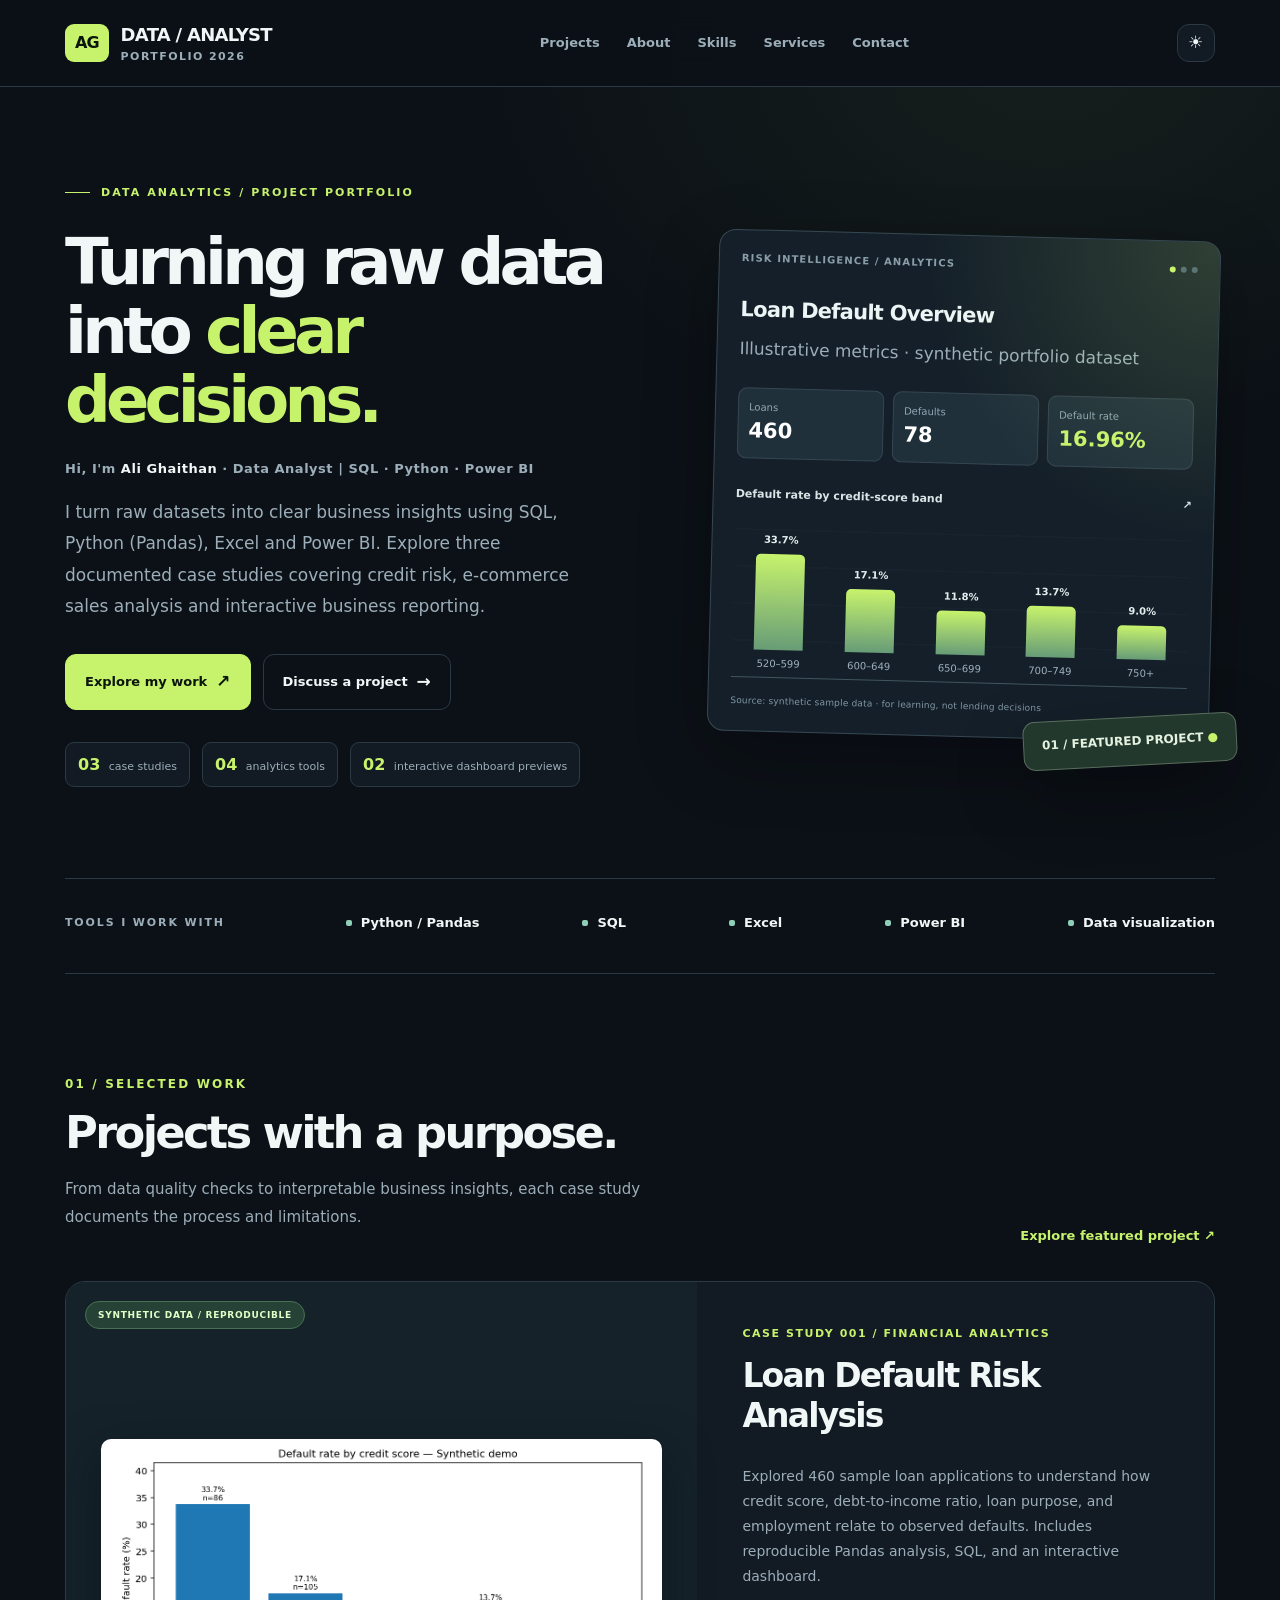
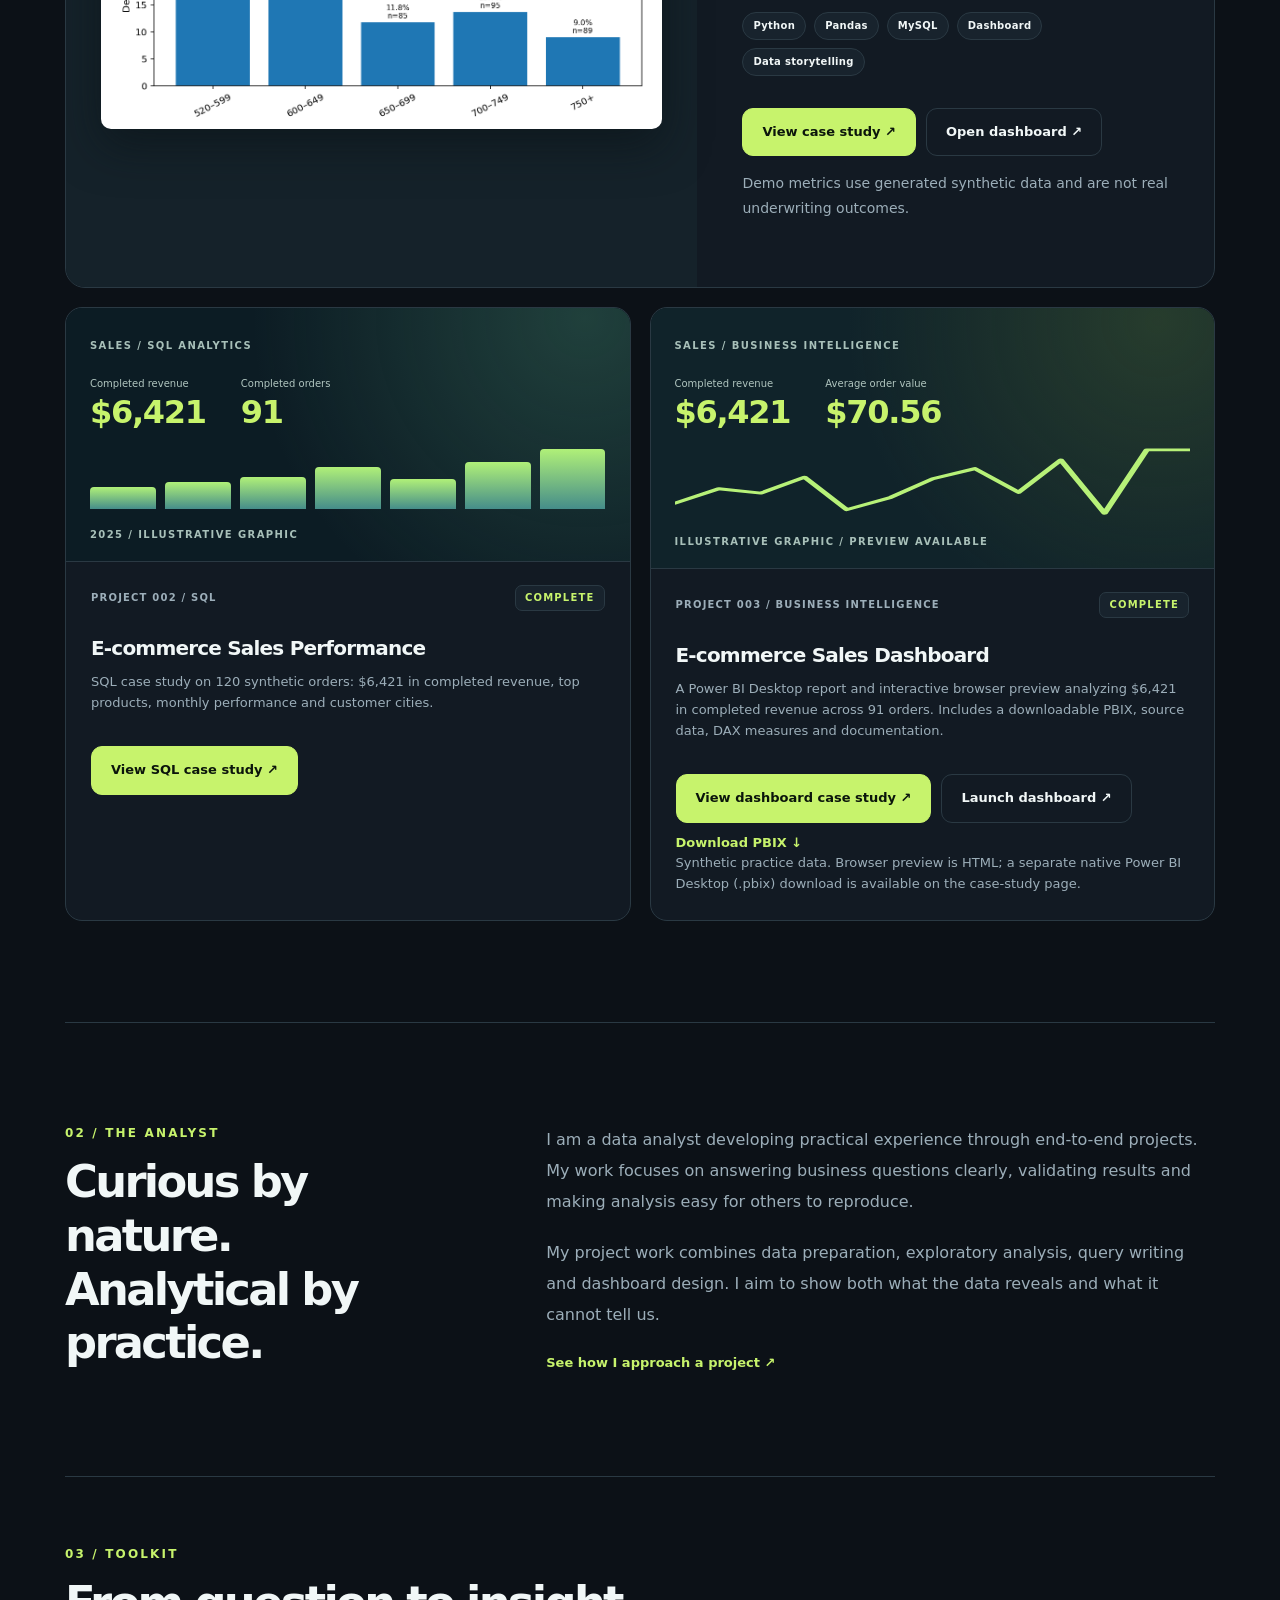
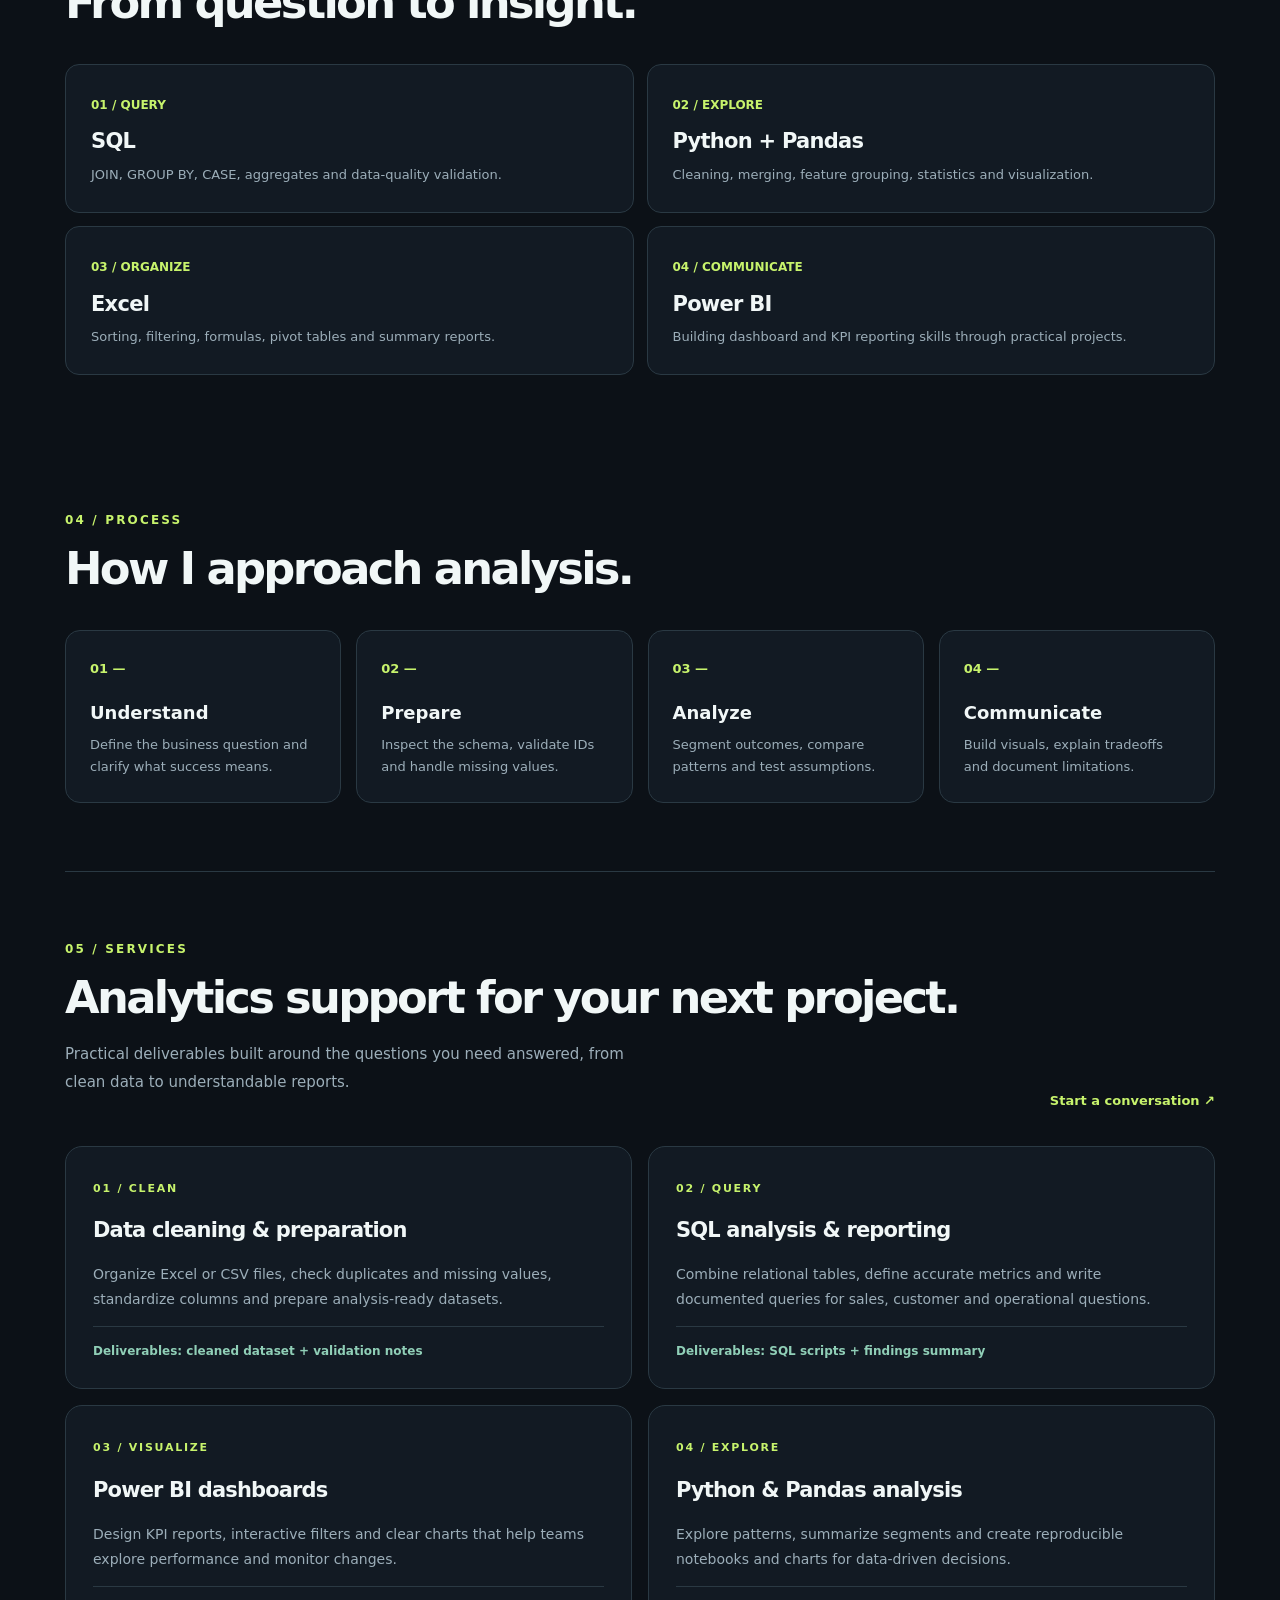
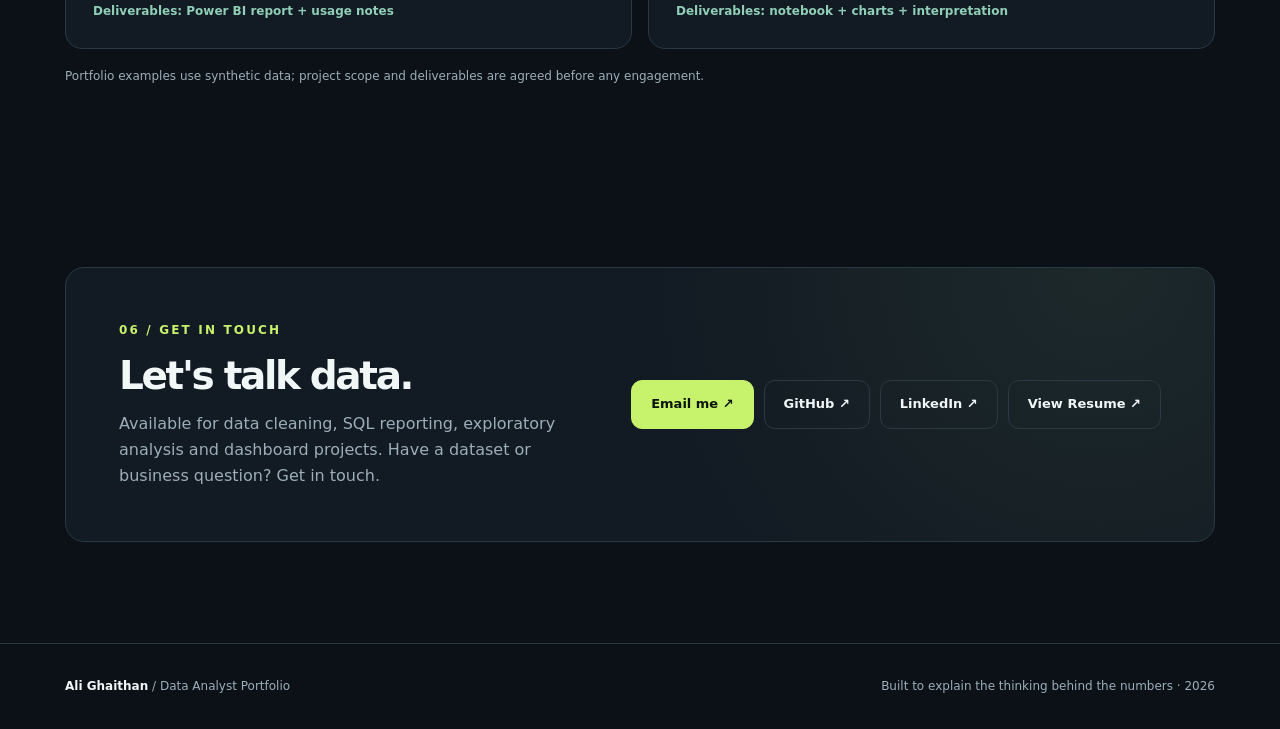
<file: index.html>
<!DOCTYPE html>
<html lang="en"><head><meta charset="UTF-8"><meta name="viewport" content="width=device-width, initial-scale=1"><meta name="theme-color" content="#0c1117"><meta name="description" content="Ali Ghaithan's data analyst portfolio featuring SQL, Python, Excel, Power BI, interactive dashboards and reproducible analytics case studies."><title>Ali Ghaithan | Data Analyst Portfolio — SQL, Python & Power BI</title><link rel="icon" href="favicon.svg" type="image/svg+xml"><link rel="stylesheet" href="assets/styles.css"><script defer src="assets/profile.js"></script><script defer src="assets/main.js"></script></head>
<body><a class="skip-link" href="#main">Skip to main content</a>
<header class="site-header"><div class="container nav"><a href="index.html" class="logo" aria-label="Portfolio homepage"><span class="logo-square" data-profile="initials">DA</span><span>DATA / ANALYST<small>PORTFOLIO 2026</small></span></a><nav class="nav-links" data-nav-links aria-label="Main navigation"><a href="#work">Projects</a><a href="#about">About</a><a href="#skills">Skills</a><a href="#services">Services</a><a href="#contact">Contact</a></nav><div class="nav-actions"><button type="button" data-theme-toggle class="icon-button" aria-label="Switch to light mode">☀</button><button class="icon-button mobile-menu" data-mobile-menu aria-expanded="false" aria-label="Toggle navigation">☰</button></div></div></header>
<main id="main"><div class="container"><section class="hero"><div class="hero-copy"><div class="eyebrow">DATA ANALYTICS / PROJECT PORTFOLIO</div><h1>Turning raw data into <em>clear decisions.</em></h1><div class="hero-person">Hi, I'm <strong data-profile="name">Ali Ghaithan</strong> <span data-profile="location"></span> · <span data-profile="role">Data Analyst</span></div><p>I turn raw datasets into clear business insights using SQL, Python (Pandas), Excel and Power BI. Explore three documented case studies covering credit risk, e-commerce sales analysis and interactive business reporting.</p><div class="hero-cta"><a href="#work" class="btn">Explore my work <span class="arrow" aria-hidden="true">↗</span></a><a href="#contact" class="btn secondary">Discuss a project <span class="arrow" aria-hidden="true">→</span></a></div><div class="hero-proof"><span><strong>03</strong> case studies</span><span><strong>04</strong> analytics tools</span><span><strong>02</strong> interactive dashboard previews</span></div></div><div class="hero-graphic"><div class="dashboard-ui" role="img" aria-label="Illustrative loan risk data dashboard showing 460 sample loans, 78 defaults and 16.96% default rate"><div class="dash-top"><span>RISK INTELLIGENCE / ANALYTICS</span><span class="dash-icon"><i></i><i></i><i></i></span></div><div class="dash-title">Loan Default Overview</div><p class="dash-sub">Illustrative metrics · synthetic portfolio dataset</p><div class="dash-stats"><div class="dash-stat"><span>Loans</span><strong>460</strong></div><div class="dash-stat"><span>Defaults</span><strong>78</strong></div><div class="dash-stat"><span>Default rate</span><strong class="highlight">16.96%</strong></div></div><div class="dash-plot-head"><span>Default rate by credit-score band</span><span>↗</span></div><div class="fake-chart"><div class="chart-col"><strong>33.7%</strong><b style="height:88%"></b><span>520–599</span></div><div class="chart-col"><strong>17.1%</strong><b style="height:45%"></b><span>600–649</span></div><div class="chart-col"><strong>11.8%</strong><b style="height:31%"></b><span>650–699</span></div><div class="chart-col"><strong>13.7%</strong><b style="height:36%"></b><span>700–749</span></div><div class="chart-col"><strong>9.0%</strong><b style="height:24%"></b><span>750+</span></div></div><div class="dash-footnote">Source: synthetic sample data · for learning, not lending decisions</div></div><div class="float-note">01 / FEATURED PROJECT <b>●</b></div></div></section>
<div class="tech-row"><p>Tools I work with</p><span class="tech-pill">Python / Pandas</span><span class="tech-pill">SQL</span><span class="tech-pill">Excel</span><span class="tech-pill">Power BI</span><span class="tech-pill">Data visualization</span></div>
<section id="work" class="section"><div class="section-header"><div><div class="kicker">01 / SELECTED WORK</div><h2>Projects with a purpose.</h2><p class="section-lede">From data quality checks to interpretable business insights, each case study documents the process and limitations.</p></div><a href="projects/loan-default-risk.html" class="text-link">Explore featured project ↗</a></div><article class="project-feature"><div class="project-image"><span class="data-tag">SYNTHETIC DATA / REPRODUCIBLE</span><img src="assets/images/credit_by_score.png" alt="Bar chart showing observed default rate by credit score band in synthetic loan dataset" loading="lazy"></div><div class="project-info"><div class="project-num">CASE STUDY 001 / FINANCIAL ANALYTICS</div><h3>Loan Default Risk Analysis</h3><p>Explored 460 sample loan applications to understand how credit score, debt-to-income ratio, loan purpose, and employment relate to observed defaults. Includes reproducible Pandas analysis, SQL, and an interactive dashboard.</p><div class="tags"><span>Python</span><span>Pandas</span><span>MySQL</span><span>Dashboard</span><span>Data storytelling</span></div><div class="project-cta"><a href="projects/loan-default-risk.html" class="btn">View case study ↗</a><a href="demos/loan-default-dashboard.html" class="btn secondary" target="_blank" rel="noopener">Open dashboard ↗</a></div><p class="note">Demo metrics use generated synthetic data and are not real underwriting outcomes.</p></div></article><div class="bottom-two"><div class="preview-card"><a class="project-visual visual-sql" href="projects/ecommerce-sales-sql.html" aria-label="Explore E-commerce SQL case study"><span class="visual-overline">SALES / SQL ANALYTICS</span><div class="visual-numbers"><span><small>Completed revenue</small><strong>$6,421</strong></span><span><small>Completed orders</small><strong>91</strong></span></div><div class="visual-bars" aria-hidden="true"><i style="height:36%"></i><i style="height:44%"></i><i style="height:52%"></i><i style="height:68%"></i><i style="height:48%"></i><i style="height:76%"></i><i style="height:96%"></i></div><span class="visual-bottom">2025 / ILLUSTRATIVE GRAPHIC</span></a><div class="preview-top"><span>PROJECT 002 / SQL</span><span class="status">COMPLETE</span></div><h3>E-commerce Sales Performance</h3><p>SQL case study on 120 synthetic orders: $6,421 in completed revenue, top products, monthly performance and customer cities.</p><div class="project-cta"><a class="btn" href="projects/ecommerce-sales-sql.html">View SQL case study ↗</a></div></div><div class="preview-card"><a class="project-visual visual-bi" href="dashboard/ecommerce-powerbi-preview.html" aria-label="Open interactive sales dashboard"><span class="visual-overline">SALES / BUSINESS INTELLIGENCE</span><div class="visual-numbers"><span><small>Completed revenue</small><strong>$6,421</strong></span><span><small>Average order value</small><strong>$70.56</strong></span></div><div class="visual-spark" aria-hidden="true"><svg viewBox="0 0 330 100" preserveAspectRatio="none"><polyline points="0,78 28,58 55,64 83,42 110,87 138,70 165,44 192,30 220,63 247,18 275,92 302,4 330,4" fill="none" stroke="currentColor" stroke-width="4" stroke-linecap="round" stroke-linejoin="round"/></svg></div><span class="visual-bottom">ILLUSTRATIVE GRAPHIC / PREVIEW AVAILABLE</span></a><div class="preview-top"><span>PROJECT 003 / BUSINESS INTELLIGENCE</span><span class="status">COMPLETE</span></div><h3>E-commerce Sales Dashboard</h3><p>A Power BI Desktop report and interactive browser preview analyzing $6,421 in completed revenue across 91 orders. Includes a downloadable PBIX, source data, DAX measures and documentation.</p><div class="project-cta"><a class="btn" href="projects/ecommerce-powerbi.html">View dashboard case study ↗</a><a class="btn secondary" href="dashboard/ecommerce-powerbi-preview.html" target="_blank" rel="noopener">Launch dashboard ↗</a><a class="text-link" href="downloads/Ali_Ghaithan_Ecommerce_Sales_Dashboard.pbix" download>Download PBIX ↓</a></div><p class="note">Synthetic practice data. Browser preview is HTML; a separate native Power BI Desktop (.pbix) download is available on the case-study page.</p></div></div></section>
<section id="about" class="section" style="border-top:1px solid var(--line)"><div class="about-grid"><div><div class="kicker">02 / THE ANALYST</div><h2>Curious by nature.<br>Analytical by practice.</h2></div><div class="about-text"><p>I am a data analyst developing practical experience through end-to-end projects. My work focuses on answering business questions clearly, validating results and making analysis easy for others to reproduce.</p><p>My project work combines data preparation, exploratory analysis, query writing and dashboard design. I aim to show both what the data reveals and what it cannot tell us.</p><a class="text-link" href="projects/loan-default-risk.html">See how I approach a project ↗</a></div></div></section>
<section id="skills" class="section compact" style="border-top:1px solid var(--line)"><div class="section-header"><div><div class="kicker">03 / TOOLKIT</div><h2>From question to insight.</h2></div></div><div class="skills-grid"><div class="skill"><span class="index">01 / QUERY</span><h3>SQL</h3><p>JOIN, GROUP BY, CASE, aggregates and data-quality validation.</p></div><div class="skill"><span class="index">02 / EXPLORE</span><h3>Python + Pandas</h3><p>Cleaning, merging, feature grouping, statistics and visualization.</p></div><div class="skill"><span class="index">03 / ORGANIZE</span><h3>Excel</h3><p>Sorting, filtering, formulas, pivot tables and summary reports.</p></div><div class="skill"><span class="index">04 / COMMUNICATE</span><h3>Power BI</h3><p>Building dashboard and KPI reporting skills through practical projects.</p></div></div></section>
<section class="section compact"><div class="section-header"><div><div class="kicker">04 / PROCESS</div><h2>How I approach analysis.</h2></div></div><div class="process-grid"><div class="process"><span class="number">01 —</span><h3>Understand</h3><p>Define the business question and clarify what success means.</p></div><div class="process"><span class="number">02 —</span><h3>Prepare</h3><p>Inspect the schema, validate IDs and handle missing values.</p></div><div class="process"><span class="number">03 —</span><h3>Analyze</h3><p>Segment outcomes, compare patterns and test assumptions.</p></div><div class="process"><span class="number">04 —</span><h3>Communicate</h3><p>Build visuals, explain tradeoffs and document limitations.</p></div></div></section>
<section id="services" class="section compact" style="border-top:1px solid var(--line)"><div class="section-header"><div><div class="kicker">05 / SERVICES</div><h2>Analytics support for your next project.</h2><p class="section-lede">Practical deliverables built around the questions you need answered, from clean data to understandable reports.</p></div><a href="#contact" class="text-link">Start a conversation ↗</a></div><div class="service-grid"><article class="service-card"><span class="service-symbol">01 / CLEAN</span><h3>Data cleaning &amp; preparation</h3><p>Organize Excel or CSV files, check duplicates and missing values, standardize columns and prepare analysis-ready datasets.</p><div class="service-deliverable">Deliverables: cleaned dataset + validation notes</div></article><article class="service-card"><span class="service-symbol">02 / QUERY</span><h3>SQL analysis &amp; reporting</h3><p>Combine relational tables, define accurate metrics and write documented queries for sales, customer and operational questions.</p><div class="service-deliverable">Deliverables: SQL scripts + findings summary</div></article><article class="service-card"><span class="service-symbol">03 / VISUALIZE</span><h3>Power BI dashboards</h3><p>Design KPI reports, interactive filters and clear charts that help teams explore performance and monitor changes.</p><div class="service-deliverable">Deliverables: Power BI report + usage notes</div></article><article class="service-card"><span class="service-symbol">04 / EXPLORE</span><h3>Python &amp; Pandas analysis</h3><p>Explore patterns, summarize segments and create reproducible notebooks and charts for data-driven decisions.</p><div class="service-deliverable">Deliverables: notebook + charts + interpretation</div></article></div><p class="services-note">Portfolio examples use synthetic data; project scope and deliverables are agreed before any engagement.</p></section>
<section id="contact" class="section"><div class="contact-box"><div><div class="kicker">06 / GET IN TOUCH</div><h2>Let's talk data.</h2><p>Available for data cleaning, SQL reporting, exploratory analysis and dashboard projects. Have a dataset or business question? Get in touch.</p><div class="profile-hint" data-contact-hint>Before publishing, add your email and profile links to <code>assets/profile.js</code>.</div></div><div class="contact-links"><a class="btn" data-link="email" href="#">Email me ↗</a><a class="btn secondary" data-link="github" href="#" target="_blank" rel="noopener">GitHub ↗</a><a class="btn secondary" data-link="linkedin" href="#" target="_blank" rel="noopener">LinkedIn ↗</a><a class="btn secondary" href="assets/Ali_Ghaithan_Data_Analyst_CV.pdf" target="_blank" rel="noopener">View Resume ↗</a></div></div></section></div></main>
<footer><div class="container footer-row"><span><b data-profile="name">Ali Ghaithan</b> / Data Analyst Portfolio</span><span>Built to explain the thinking behind the numbers · <span data-year>2026</span></span></div></footer></body></html>
</file>
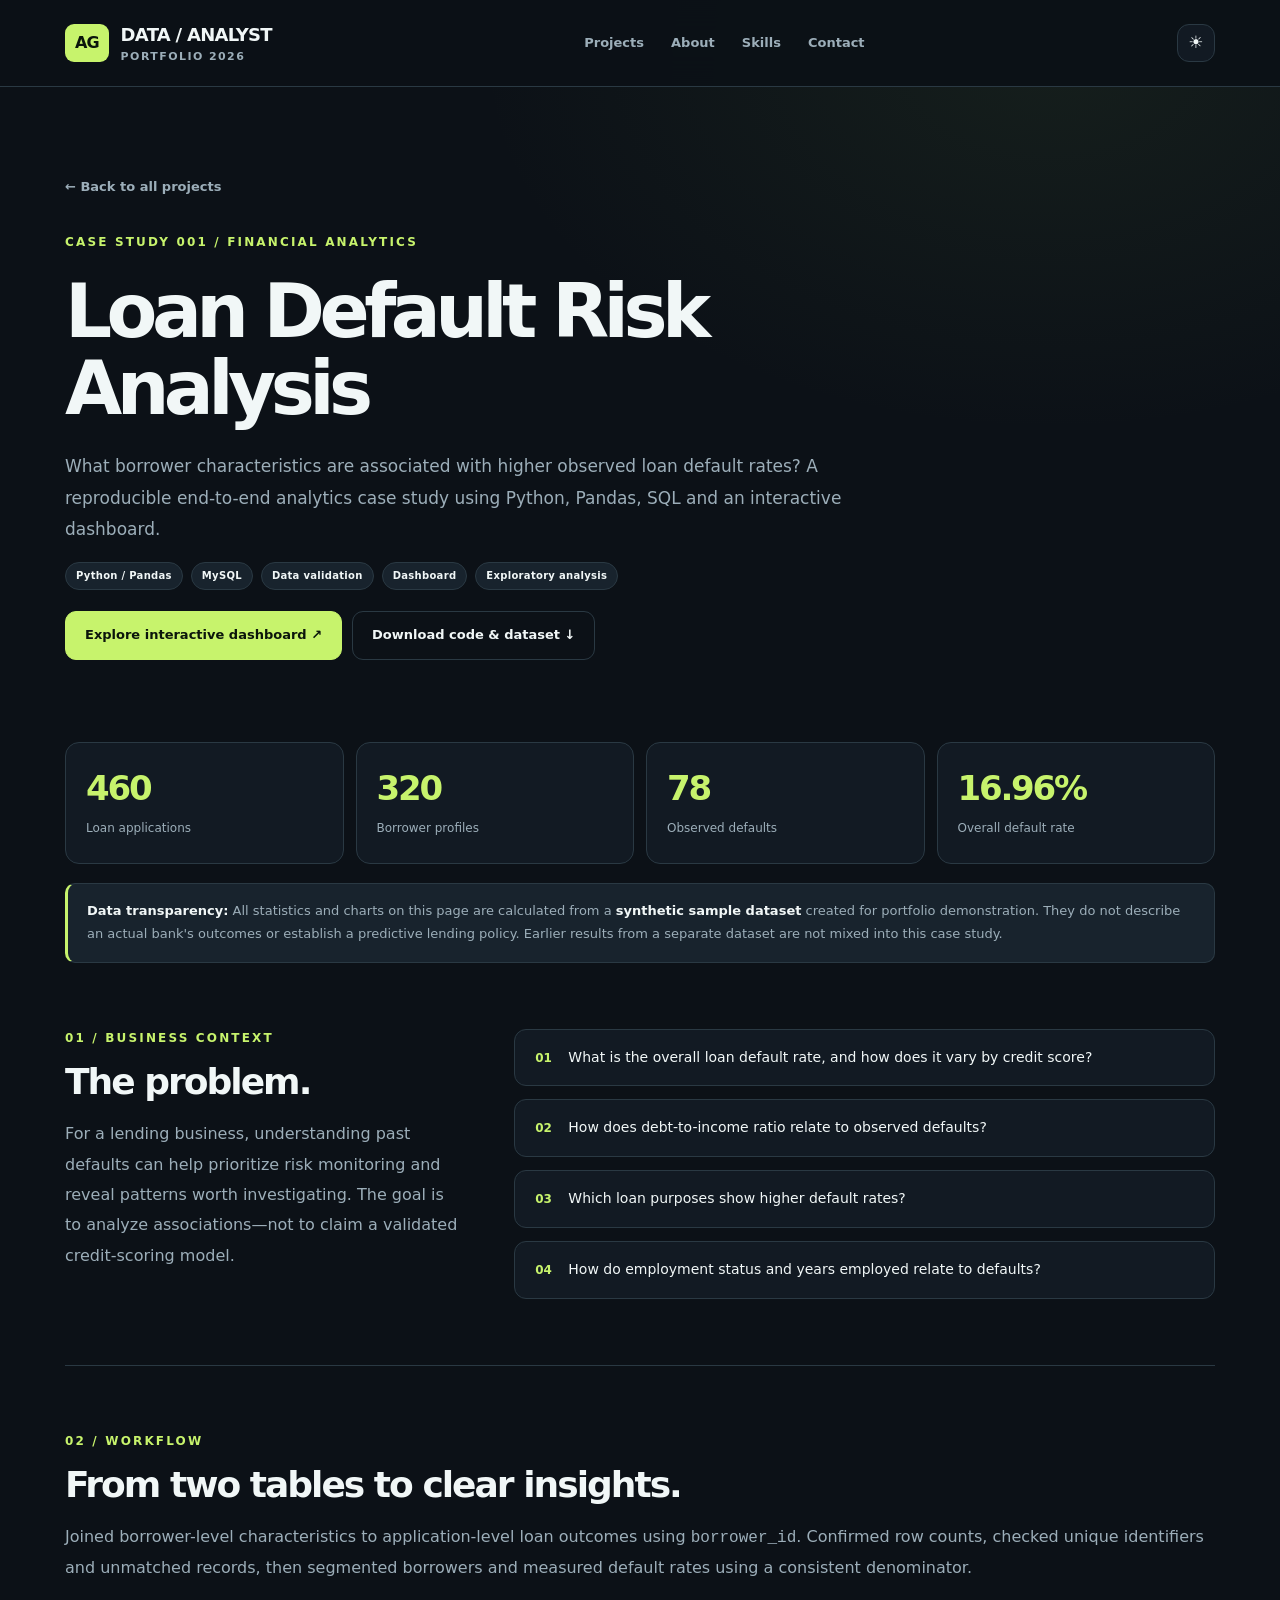
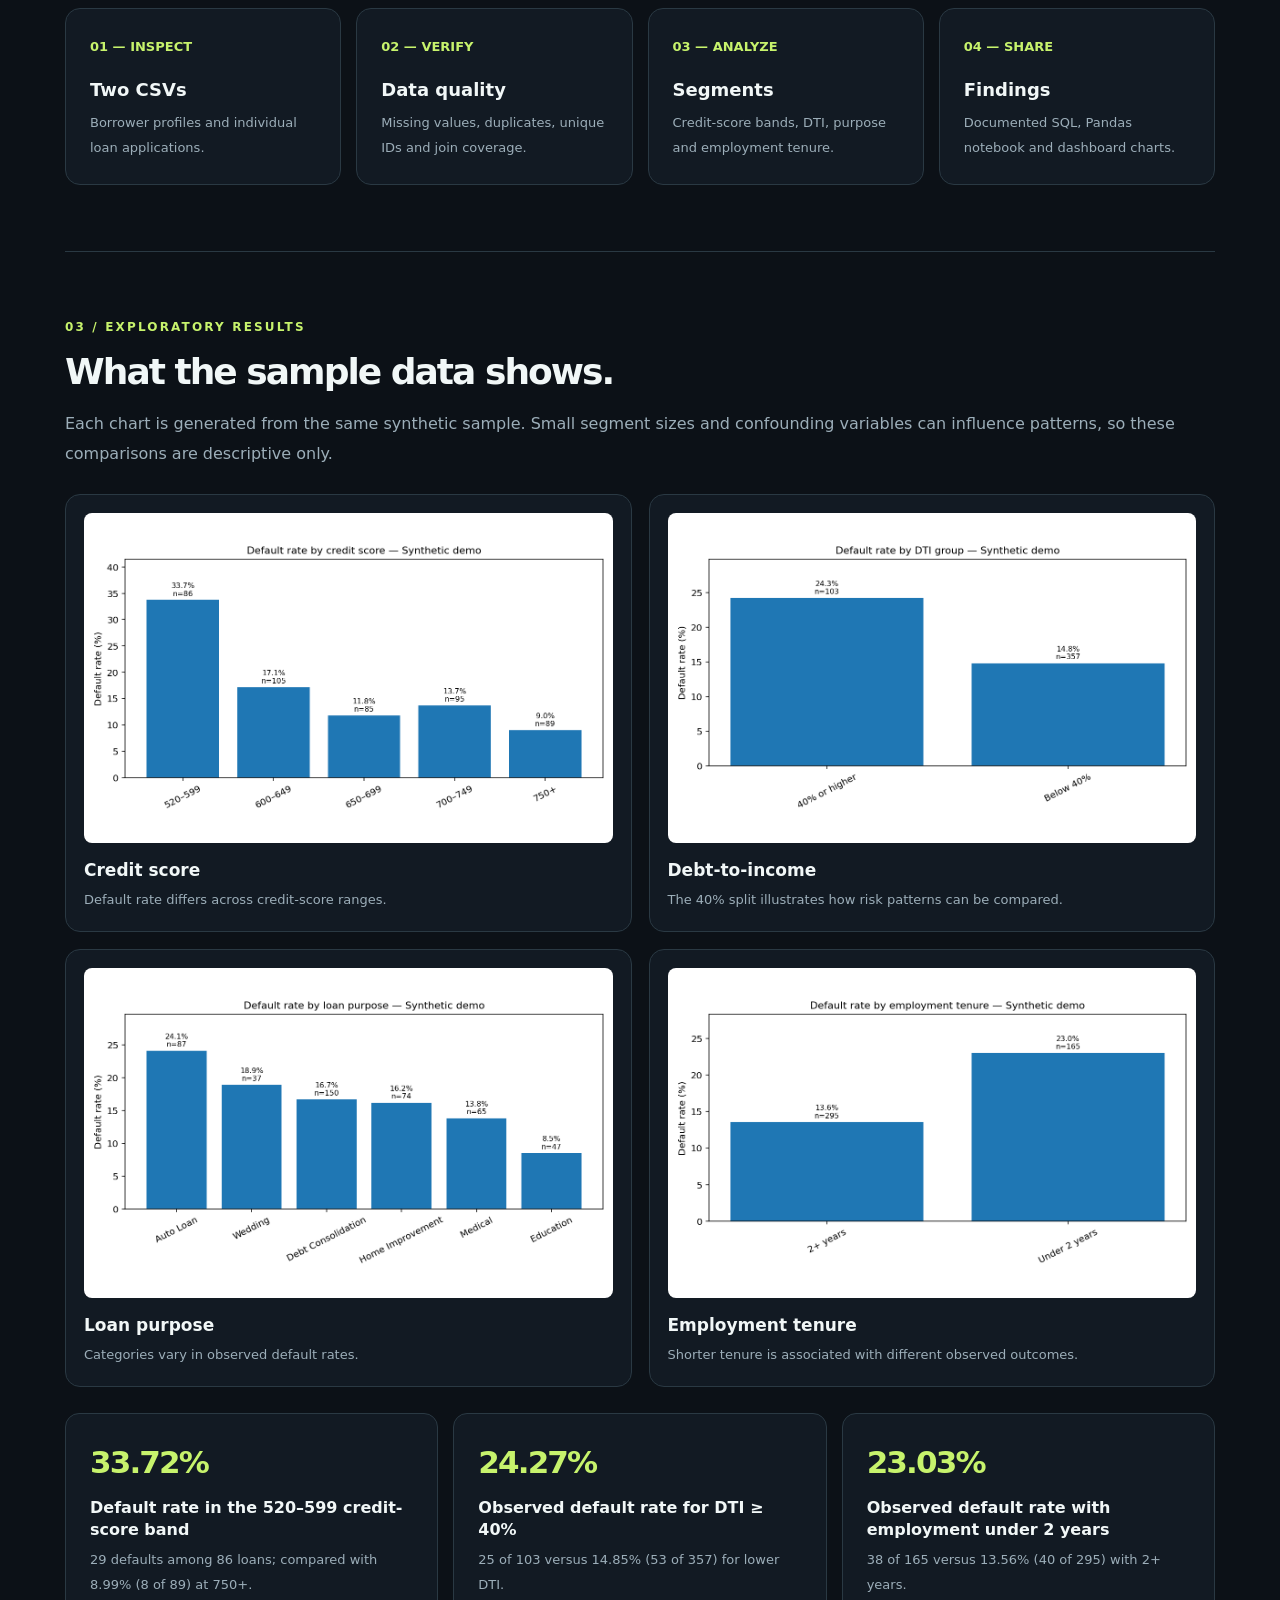
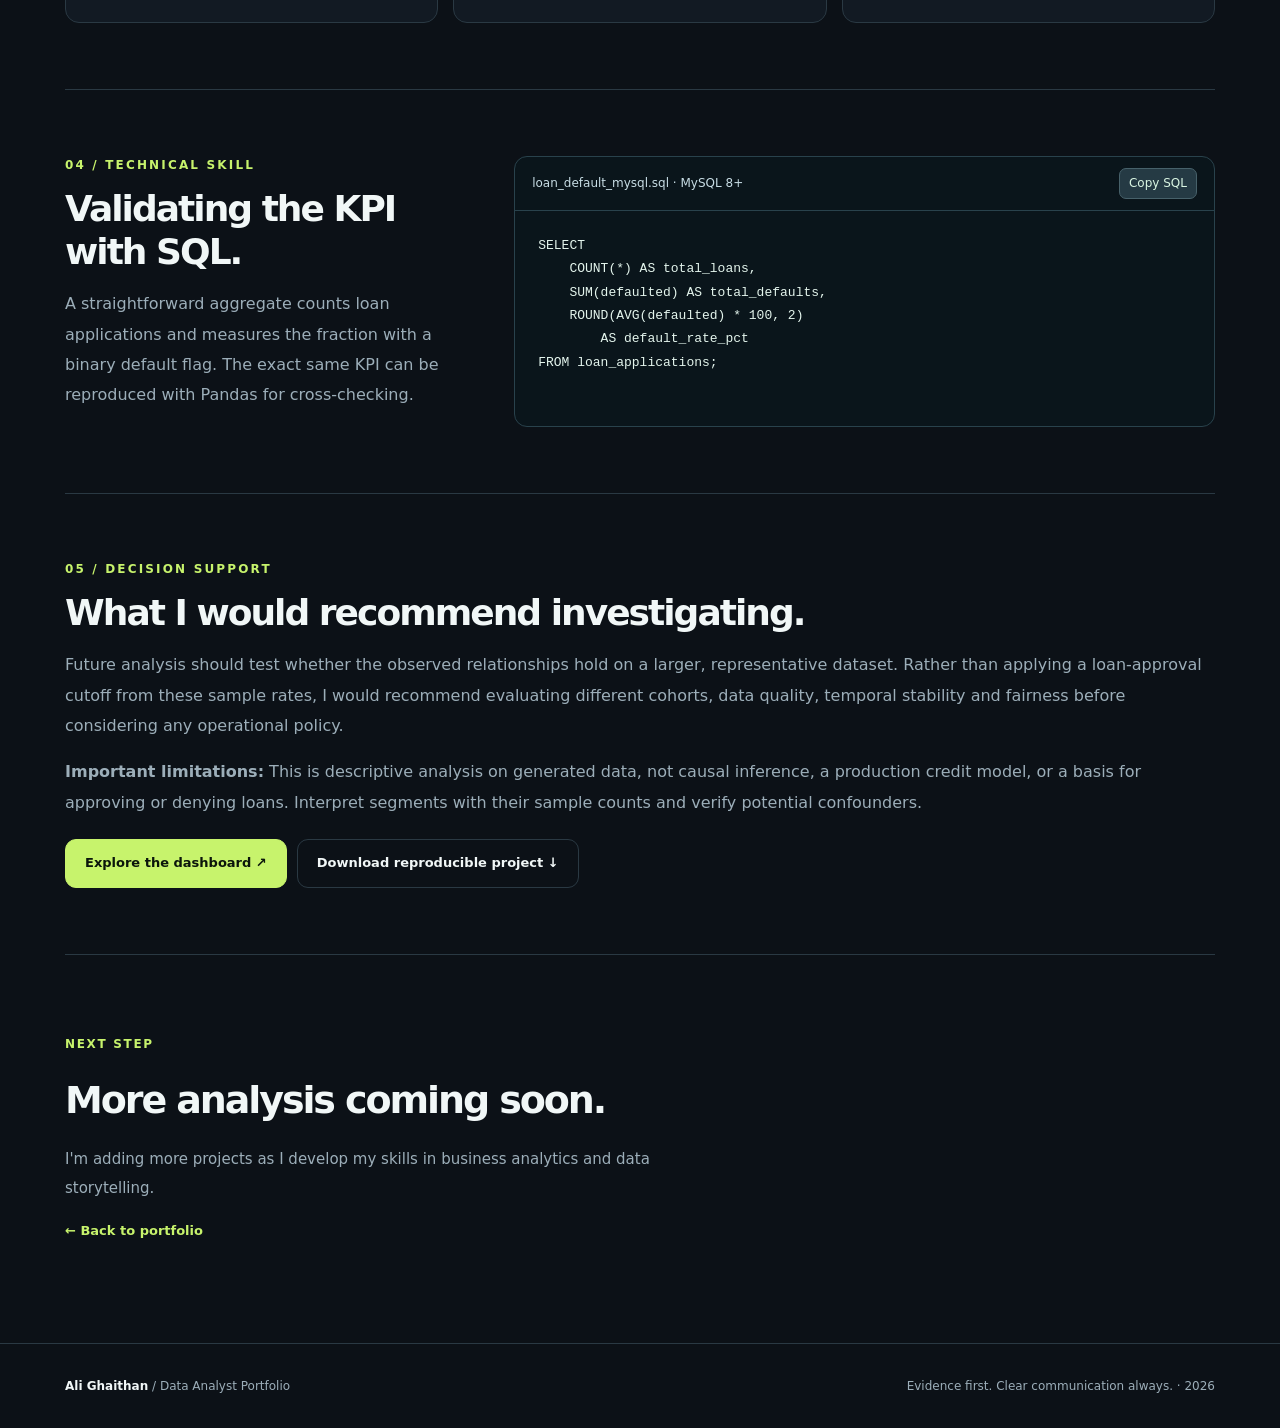
<file: loan-default-risk.html>
<!DOCTYPE html><html lang="en"><head><meta charset="UTF-8"><meta name="viewport" content="width=device-width, initial-scale=1"><meta name="theme-color" content="#0c1117"><meta name="description" content="Portfolio case study: loan default risk analysis using Pandas, SQL and dashboard visualizations on synthetic sample data."><title>Loan Default Risk Analysis | Data Portfolio</title><link rel="icon" href="../favicon.svg" type="image/svg+xml"><link rel="stylesheet" href="../assets/styles.css"><script defer src="../assets/profile.js"></script><script defer src="../assets/main.js"></script></head><body><a class="skip-link" href="#main">Skip to main content</a><header class="site-header"><div class="container nav"><a class="logo" href="../index.html"><span class="logo-square" data-profile="initials">DA</span><span>DATA / ANALYST<small>PORTFOLIO 2026</small></span></a><nav class="nav-links" data-nav-links aria-label="Main navigation"><a href="../index.html#work">Projects</a><a href="../index.html#about">About</a><a href="../index.html#skills">Skills</a><a href="../index.html#contact">Contact</a></nav><div class="nav-actions"><button data-theme-toggle type="button" class="icon-button" aria-label="Switch to light mode">☀</button><button class="icon-button mobile-menu" data-mobile-menu aria-expanded="false" aria-label="Toggle navigation">☰</button></div></div></header><main id="main"><div class="container"><div class="case-hero"><a href="../index.html#work" class="back-link">← Back to all projects</a><div class="kicker" style="margin-top:34px">CASE STUDY 001 / FINANCIAL ANALYTICS</div><h1>Loan Default Risk Analysis</h1><p>What borrower characteristics are associated with higher observed loan default rates? A reproducible end-to-end analytics case study using Python, Pandas, SQL and an interactive dashboard.</p><div class="tags"><span>Python / Pandas</span><span>MySQL</span><span>Data validation</span><span>Dashboard</span><span>Exploratory analysis</span></div><div class="case-actions"><a href="../demos/loan-default-dashboard.html" target="_blank" rel="noopener" class="btn">Explore interactive dashboard ↗</a><a href="../downloads/loan-default-risk-analysis-project.zip" download class="btn secondary">Download code & dataset ↓</a></div></div><div class="case-stats"><div class="case-stat"><strong>460</strong><span>Loan applications</span></div><div class="case-stat"><strong>320</strong><span>Borrower profiles</span></div><div class="case-stat"><strong>78</strong><span>Observed defaults</span></div><div class="case-stat"><strong>16.96%</strong><span>Overall default rate</span></div></div><div class="disclosure"><strong>Data transparency:</strong> All statistics and charts on this page are calculated from a <strong>synthetic sample dataset</strong> created for portfolio demonstration. They do not describe an actual bank's outcomes or establish a predictive lending policy. Earlier results from a separate dataset are not mixed into this case study.</div>
<section class="case-section case-two"><div><div class="kicker">01 / BUSINESS CONTEXT</div><h2>The problem.</h2><p>For a lending business, understanding past defaults can help prioritize risk monitoring and reveal patterns worth investigating. The goal is to analyze associations—not to claim a validated credit-scoring model.</p></div><div><ol class="question-list"><li><b>01</b> What is the overall loan default rate, and how does it vary by credit score?</li><li><b>02</b> How does debt-to-income ratio relate to observed defaults?</li><li><b>03</b> Which loan purposes show higher default rates?</li><li><b>04</b> How do employment status and years employed relate to defaults?</li></ol></div></section>
<section class="case-section"><div class="kicker">02 / WORKFLOW</div><h2>From two tables to clear insights.</h2><p>Joined borrower-level characteristics to application-level loan outcomes using <code>borrower_id</code>. Confirmed row counts, checked unique identifiers and unmatched records, then segmented borrowers and measured default rates using a consistent denominator.</p><div class="process-grid" style="margin-top:24px"><div class="process"><span class="number">01 — INSPECT</span><h3>Two CSVs</h3><p>Borrower profiles and individual loan applications.</p></div><div class="process"><span class="number">02 — VERIFY</span><h3>Data quality</h3><p>Missing values, duplicates, unique IDs and join coverage.</p></div><div class="process"><span class="number">03 — ANALYZE</span><h3>Segments</h3><p>Credit-score bands, DTI, purpose and employment tenure.</p></div><div class="process"><span class="number">04 — SHARE</span><h3>Findings</h3><p>Documented SQL, Pandas notebook and dashboard charts.</p></div></div></section>
<section class="case-section"><div class="kicker">03 / EXPLORATORY RESULTS</div><h2>What the sample data shows.</h2><p>Each chart is generated from the same synthetic sample. Small segment sizes and confounding variables can influence patterns, so these comparisons are descriptive only.</p><div class="image-grid"><div class="chart-card"><img src="../assets/images/credit_by_score.png" loading="lazy" alt="Default rate by credit score band, synthetic sample"><h3>Credit score</h3><p>Default rate differs across credit-score ranges.</p></div><div class="chart-card"><img src="../assets/images/default_by_dti.png" loading="lazy" alt="Default rate by debt-to-income segment, synthetic sample"><h3>Debt-to-income</h3><p>The 40% split illustrates how risk patterns can be compared.</p></div><div class="chart-card"><img src="../assets/images/default_by_purpose.png" loading="lazy" alt="Default rate by loan purpose, synthetic sample"><h3>Loan purpose</h3><p>Categories vary in observed default rates.</p></div><div class="chart-card"><img src="../assets/images/default_by_tenure.png" loading="lazy" alt="Default rate by employment tenure, synthetic sample"><h3>Employment tenure</h3><p>Shorter tenure is associated with different observed outcomes.</p></div></div><div class="findings-grid"><div class="finding"><b>33.72%</b><h3>Default rate in the 520–599 credit-score band</h3><p>29 defaults among 86 loans; compared with 8.99% (8 of 89) at 750+.</p></div><div class="finding"><b>24.27%</b><h3>Observed default rate for DTI ≥ 40%</h3><p>25 of 103 versus 14.85% (53 of 357) for lower DTI.</p></div><div class="finding"><b>23.03%</b><h3>Observed default rate with employment under 2 years</h3><p>38 of 165 versus 13.56% (40 of 295) with 2+ years.</p></div></div></section>
<section class="case-section case-two"><div><div class="kicker">04 / TECHNICAL SKILL</div><h2>Validating the KPI with SQL.</h2><p>A straightforward aggregate counts loan applications and measures the fraction with a binary default flag. The exact same KPI can be reproduced with Pandas for cross-checking.</p></div><div class="code-wrap"><div class="code-header"><span>loan_default_mysql.sql · MySQL 8+</span><button class="copy-btn" data-copy="sql-snippet" type="button">Copy SQL</button></div><pre><code id="sql-snippet">SELECT
    COUNT(*) AS total_loans,
    SUM(defaulted) AS total_defaults,
    ROUND(AVG(defaulted) * 100, 2)
        AS default_rate_pct
FROM loan_applications;</code></pre></div></section>
<section class="case-section"><div class="kicker">05 / DECISION SUPPORT</div><h2>What I would recommend investigating.</h2><p>Future analysis should test whether the observed relationships hold on a larger, representative dataset. Rather than applying a loan-approval cutoff from these sample rates, I would recommend evaluating different cohorts, data quality, temporal stability and fairness before considering any operational policy.</p><p><strong>Important limitations:</strong> This is descriptive analysis on generated data, not causal inference, a production credit model, or a basis for approving or denying loans. Interpret segments with their sample counts and verify potential confounders.</p><div class="case-actions"><a class="btn" target="_blank" rel="noopener" href="../demos/loan-default-dashboard.html">Explore the dashboard ↗</a><a class="btn secondary" download href="../downloads/loan-default-risk-analysis-project.zip">Download reproducible project ↓</a></div></section><div class="case-footer"><span class="small-overline">NEXT STEP</span><h2 style="font-size:38px;letter-spacing:-.055em;margin:14px 0">More analysis coming soon.</h2><p class="section-lede">I'm adding more projects as I develop my skills in business analytics and data storytelling.</p><a class="text-link" href="../index.html#work">← Back to portfolio</a></div></div></main><footer><div class="container footer-row"><span><b data-profile="name">Your Name</b> / Data Analyst Portfolio</span><span>Evidence first. Clear communication always. · <span data-year>2026</span></span></div></footer></body></html>
</file>
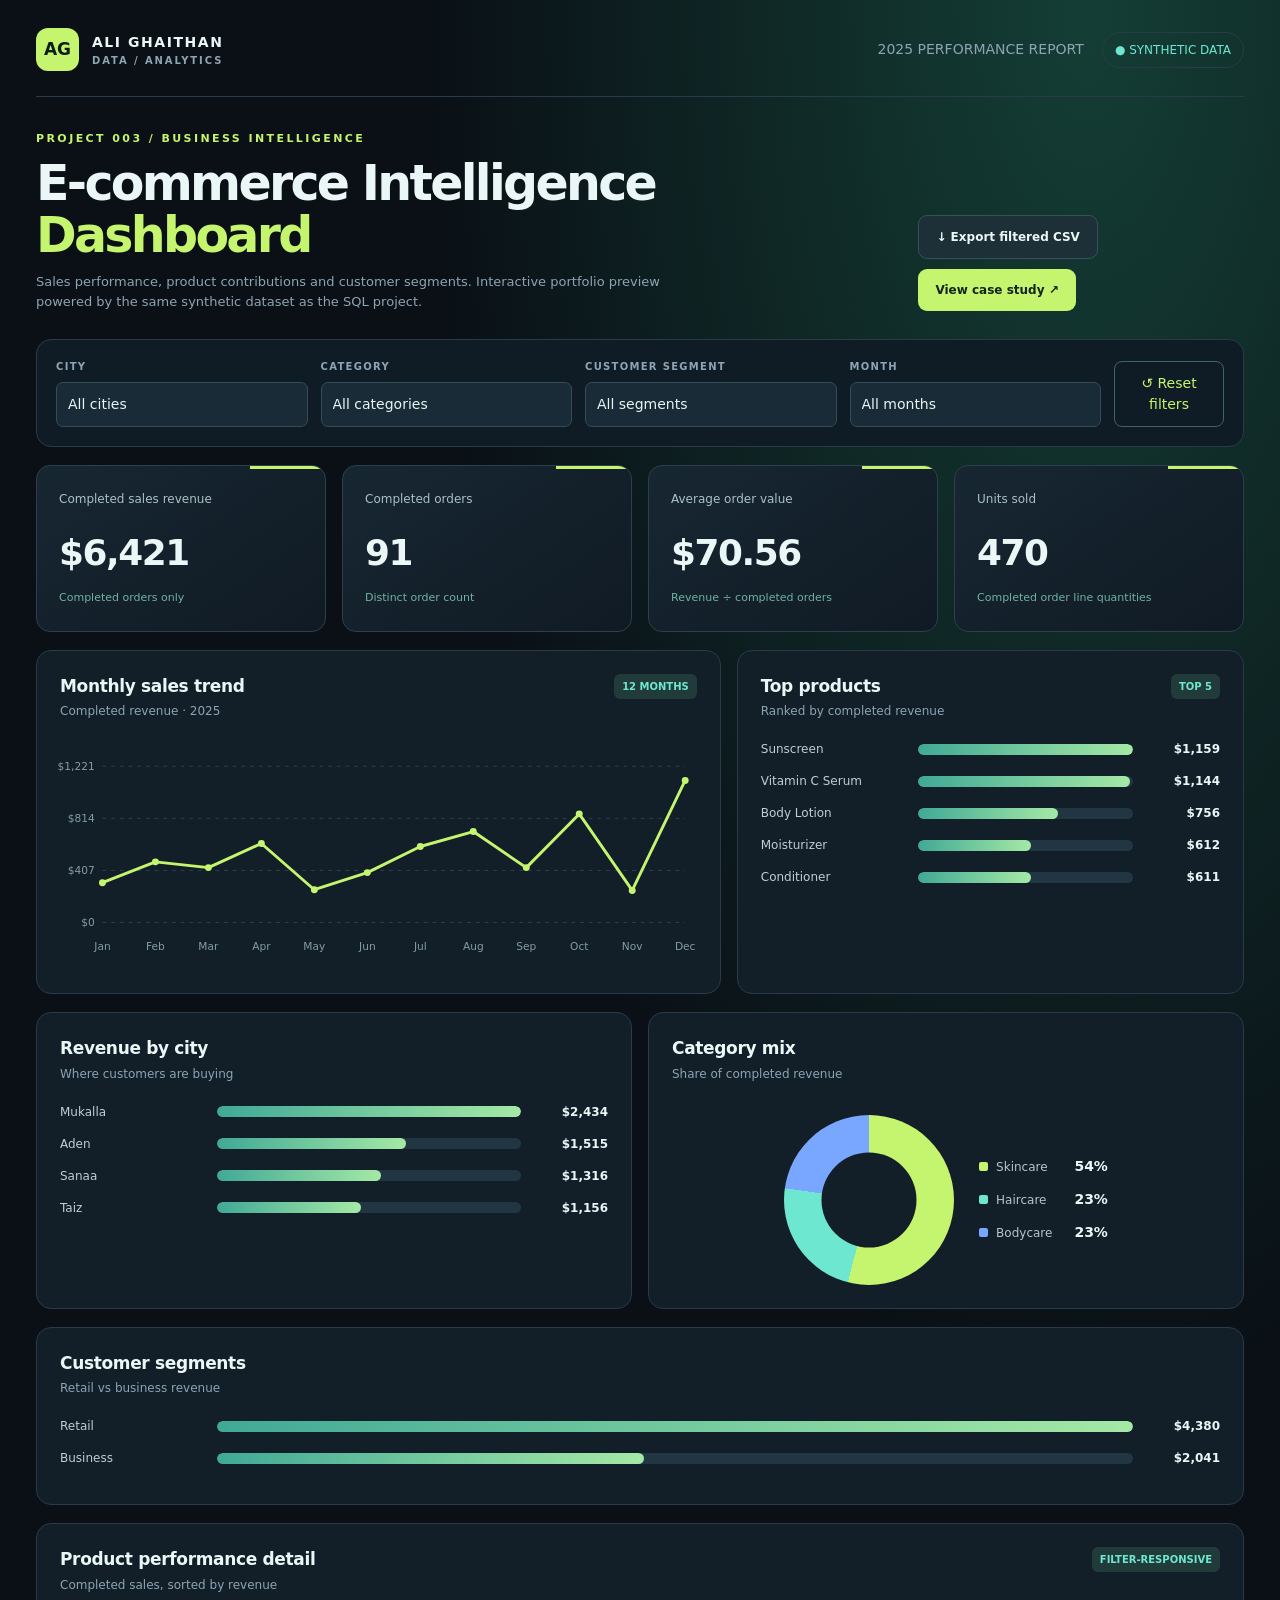
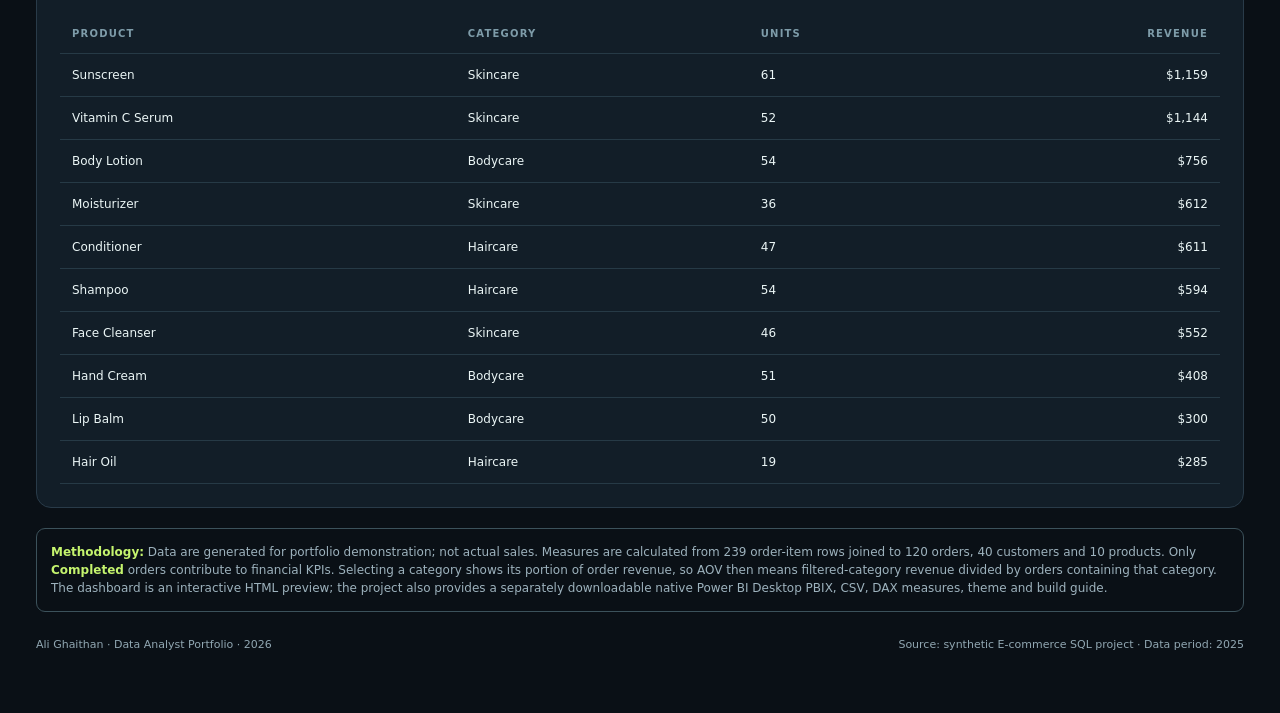
<file: dashboard/ecommerce-powerbi-preview.html>
<!DOCTYPE html><html lang="en"><head><meta charset="utf-8"><meta name="viewport" content="width=device-width,initial-scale=1"><title>E-commerce Intelligence Dashboard | Ali Ghaithan</title><meta name="description" content="Interactive synthetic e-commerce sales dashboard by Ali Ghaithan: KPIs, monthly performance, top products and city analysis.">
<style>
:root{color-scheme:dark;--bg:#0a1016;--card:#121e28;--panel:#111c26;--stroke:#293b49;--ink:#ebf6f6;--muted:#8da4b3;--lime:#c5f46e;--aqua:#6de7cf;--gold:#f3ca7f;--blue:#79a7ff;--track:#223543}*{box-sizing:border-box}html{scroll-behavior:smooth}body{margin:0;background:radial-gradient(ellipse at 85% 0%,#143e35 0,transparent 43%),var(--bg);font:14px/1.5 'Segoe UI',Inter,system-ui,sans-serif;color:var(--ink)}a{color:inherit;text-decoration:none}button,select{font:inherit}button{cursor:pointer}.wrap{max-width:1440px;margin:auto;padding:28px 36px 60px}.top{display:flex;align-items:center;justify-content:space-between;border-bottom:1px solid var(--stroke);padding-bottom:25px;gap:15px}.brand{display:flex;gap:13px;align-items:center;font-weight:800;letter-spacing:.11em}.mark{display:grid;place-items:center;border-radius:12px;width:43px;height:43px;background:var(--lime);color:#0e1d15;font-size:17px;letter-spacing:0}.brand small{font-size:10px;color:var(--muted);display:block;letter-spacing:.19em;font-weight:600}.topright{color:var(--muted);display:flex;gap:18px;align-items:center}.pill{border:1px solid var(--stroke);border-radius:100px;padding:8px 12px;font-size:12px;color:var(--aqua)}.hero{display:flex;justify-content:space-between;gap:30px;align-items:end;padding:34px 0 28px}.eyebrow{color:var(--lime);font-size:11px;letter-spacing:.22em;font-weight:800}.hero h1{font-size:clamp(29px,4vw,49px);letter-spacing:-.055em;line-height:1.07;margin:10px 0}.hero p{color:var(--muted);margin:0;font-size:13px;max-width:650px}.actions{display:flex;gap:10px;flex-wrap:wrap}.btn{background:var(--lime);color:#14231c;border:0;padding:12px 17px;border-radius:9px;font-size:12px;font-weight:800}.btn.secondary{background:#1d3037;color:var(--ink);border:1px solid #37505b}.filters{display:grid;grid-template-columns:repeat(4,minmax(0,1fr)) 110px;gap:13px;background:#101c25;border:1px solid var(--stroke);border-radius:15px;padding:19px;margin-bottom:18px}.selectbox label{display:block;color:var(--muted);font-size:10px;font-weight:800;text-transform:uppercase;letter-spacing:.13em;margin-bottom:8px}select{width:100%;background:#192b36;color:#e8f5f3;border:1px solid #354b59;border-radius:7px;padding:11px;appearance:none}.reset{align-self:end;color:var(--lime);border:1px solid #416558;border-radius:8px;background:transparent;padding:11px}.kpis{display:grid;grid-template-columns:repeat(4,minmax(0,1fr));gap:16px}.kpi{background:linear-gradient(145deg,#172732,#101a24);border:1px solid #2b404a;border-radius:14px;padding:24px 22px;position:relative;overflow:hidden}.kpi:before{content:"";position:absolute;right:0;top:0;width:75px;height:3px;background:var(--lime)}.kpi span{display:block;color:#aac0c5;font-size:12px;margin-bottom:18px}.kpi b{font-size:clamp(24px,2.8vw,36px);letter-spacing:-.04em}.kpi small{color:#6fb39f;display:block;font-size:11px;margin-top:10px}.dash-grid{display:grid;grid-template-columns:1.35fr 1fr;gap:16px;margin-top:18px}.panel{background:var(--card);border:1px solid var(--stroke);border-radius:15px;padding:23px;min-width:0}.panel header{display:flex;justify-content:space-between;align-items:start;gap:10px;margin-bottom:20px}.panel h2{font-size:17px;letter-spacing:-.02em;margin:0 0 3px}.sub{font-size:12px;color:var(--muted);margin:0}.chip{border-radius:6px;padding:5px 8px;background:#203b39;color:var(--aqua);font-size:10px;font-weight:800}.chart{width:100%;height:230px}.chart svg{width:100%;height:100%;overflow:visible}.axis-label{fill:#849da8;font-size:11px}.gridline{stroke:#294250;stroke-width:1;stroke-dasharray:4 5}.spark{fill:none;stroke:var(--lime);stroke-width:3;stroke-linecap:round;stroke-linejoin:round}.sparkdot{fill:var(--lime)}.barrow{display:grid;grid-template-columns:minmax(85px,145px) minmax(0,1fr) 75px;gap:12px;align-items:center;margin:14px 0}.barrow .name{white-space:nowrap;overflow:hidden;text-overflow:ellipsis;color:#bdd0d3;font-size:12px}.bartrack{height:11px;border-radius:10px;background:var(--track);overflow:hidden}.barfill{height:100%;border-radius:10px;background:linear-gradient(90deg,#40a996,#a4e9a5)}.barval{text-align:right;font-weight:800;font-size:12px}.twocol{display:grid;grid-template-columns:repeat(2,minmax(0,1fr));gap:16px;margin-top:18px}.donutarea{display:flex;gap:25px;align-items:center;justify-content:center;padding-top:12px}.donut{width:170px;height:170px;border-radius:50%;position:relative;flex-shrink:0}.donut:after{content:"";width:95px;height:95px;background:var(--card);border-radius:50%;position:absolute;top:50%;left:50%;transform:translate(-50%,-50%)}.legend{display:grid;gap:12px}.legend .row{display:flex;gap:8px;align-items:center;min-width:0}.dot{width:9px;height:9px;border-radius:2px;flex-shrink:0}.legend span{color:#b3c6ce;font-size:12px}.legend b{margin-left:auto;padding-left:14px}.full{grid-column:1 / -1}.tabl{width:100%;border-collapse:collapse}.tabl th{color:#7e9ca9;font-size:10px;text-transform:uppercase;letter-spacing:.12em;font-weight:700}.tabl th,.tabl td{padding:12px;text-align:left;border-bottom:1px solid #263a46}.tabl th:last-child,.tabl td:last-child{text-align:right}.tabl td{font-size:12px}.note{margin-top:20px;color:#9db2bd;font-size:12px;border:1px solid #3c525b;border-radius:9px;padding:14px}.note strong{color:var(--lime)}.footer{display:flex;justify-content:space-between;gap:12px;color:#91a7b2;margin-top:25px;font-size:11px}.empty{color:var(--muted);padding:25px;text-align:center}.bar-legend{color:#9cafba;font-size:11px}.scroll{overflow:auto}.download{white-space:nowrap}@media(max-width:1050px){.dash-grid,.twocol{grid-template-columns:1fr}.filters{grid-template-columns:repeat(2,1fr)}.kpis{grid-template-columns:repeat(2,1fr)}}@media(max-width:650px){.wrap{padding:16px}.filters{grid-template-columns:1fr 1fr}.reset{grid-column:1/-1}.hero{display:block}.actions{margin-top:22px}.topright{display:none}.panel{padding:16px}.kpi{padding:18px 14px}.kpi b{font-size:24px}.donutarea{flex-wrap:wrap}.footer{display:block}.barrow{grid-template-columns:85px 1fr 60px;gap:6px}}
</style></head><body><div class="wrap"><nav class="top"><a href="../index.html" class="brand"><span class="mark">AG</span><span>ALI GHAITHAN <small>DATA / ANALYTICS</small></span></a><div class="topright"><span>2025 PERFORMANCE REPORT</span><span class="pill">● SYNTHETIC DATA</span></div></nav><div class="hero"><div><div class="eyebrow">PROJECT 003 / BUSINESS INTELLIGENCE</div><h1>E-commerce Intelligence <span style="color:var(--lime)">Dashboard</span></h1><p>Sales performance, product contributions and customer segments. Interactive portfolio preview powered by the same synthetic dataset as the SQL project.</p></div><div class="actions"><button class="btn secondary" id="export">↓ Export filtered CSV</button><a class="btn" href="../projects/ecommerce-powerbi.html">View case study ↗</a></div></div>
<div class="filters"><div class="selectbox"><label for="city">City</label><select id="city"><option value="all">All cities</option><option>Aden</option><option>Taiz</option><option>Sanaa</option><option>Mukalla</option></select></div><div class="selectbox"><label for="cat">Category</label><select id="cat"><option value="all">All categories</option><option>Skincare</option><option>Haircare</option><option>Bodycare</option></select></div><div class="selectbox"><label for="seg">Customer segment</label><select id="seg"><option value="all">All segments</option><option>Retail</option><option>Business</option></select></div><div class="selectbox"><label for="month">Month</label><select id="month"><option value="all">All months</option></select></div><button class="reset" id="reset">↺ Reset filters</button></div>
<div class="kpis"><div class="kpi"><span>Completed sales revenue</span><b id="revenue">—</b><small>Completed orders only</small></div><div class="kpi"><span>Completed orders</span><b id="orders">—</b><small>Distinct order count</small></div><div class="kpi"><span>Average order value</span><b id="aov">—</b><small>Revenue ÷ completed orders</small></div><div class="kpi"><span>Units sold</span><b id="units">—</b><small>Completed order line quantities</small></div></div>
<div class="dash-grid"><section class="panel"><header><div><h2>Monthly sales trend</h2><p class="sub">Completed revenue · 2025</p></div><span class="chip">12 MONTHS</span></header><div class="chart" id="trend"></div></section><section class="panel"><header><div><h2>Top products</h2><p class="sub">Ranked by completed revenue</p></div><span class="chip">TOP 5</span></header><div id="products"></div></section></div><div class="twocol"><section class="panel"><header><div><h2>Revenue by city</h2><p class="sub">Where customers are buying</p></div></header><div id="cities"></div></section><section class="panel"><header><div><h2>Category mix</h2><p class="sub">Share of completed revenue</p></div></header><div class="donutarea"><div id="donut" class="donut"></div><div class="legend" id="legend"></div></div></section></div><section class="panel" style="margin-top:18px"><header><div><h2>Customer segments</h2><p class="sub">Retail vs business revenue</p></div></header><div id="segments"></div></section><section class="panel" style="margin-top:18px"><header><div><h2>Product performance detail</h2><p class="sub">Completed sales, sorted by revenue</p></div><span class="chip">FILTER-RESPONSIVE</span></header><div class="scroll"><table class="tabl"><thead><tr><th>Product</th><th>Category</th><th>Units</th><th>Revenue</th></tr></thead><tbody id="detail"></tbody></table></div></section><div class="note"><strong>Methodology:</strong> Data are generated for portfolio demonstration; not actual sales. Measures are calculated from 239 order-item rows joined to 120 orders, 40 customers and 10 products. Only <strong>Completed</strong> orders contribute to financial KPIs. Selecting a category shows its portion of order revenue, so AOV then means filtered-category revenue divided by orders containing that category. The dashboard is an interactive HTML preview; the project also provides a separately downloadable native Power BI Desktop PBIX, CSV, DAX measures, theme and build guide.</div><div class="footer"><span>Ali Ghaithan · Data Analyst Portfolio · 2026</span><span>Source: synthetic E-commerce SQL project · Data period: 2025</span></div></div>
<script id="facts" type="application/json">[[1,3,0,1,0,8,3,6,30],[2,8,1,0,0,5,2,15,38],[2,8,1,0,0,3,4,19,38],[3,1,1,0,0,2,4,17,6],[4,2,0,1,0,7,1,8,39],[4,2,0,1,0,8,1,6,39],[4,2,0,1,0,4,3,11,39],[5,2,0,2,0,7,1,8,22],[6,9,0,1,1,1,2,22,17],[6,9,0,1,1,4,3,11,17],[6,9,0,1,1,3,2,19,17],[7,9,1,0,0,5,1,15,35],[7,9,1,0,0,7,3,8,35],[7,9,1,0,0,0,3,12,35],[8,1,0,3,0,1,1,22,16],[8,1,0,3,0,9,2,13,16],[8,1,0,3,0,7,2,8,16],[9,10,0,2,0,9,2,13,31],[9,10,0,2,0,6,3,14,31],[9,10,0,2,0,3,4,19,31],[10,8,1,1,0,1,2,22,24],[10,8,1,1,0,3,1,19,24],[11,1,0,2,0,9,2,13,22],[12,2,0,0,0,3,1,19,1],[13,6,0,2,0,4,4,11,3],[14,10,0,2,1,9,4,13,14],[14,10,0,2,1,7,4,8,14],[14,10,0,2,1,3,2,19,14],[15,2,0,2,0,6,4,14,7],[15,2,0,2,0,9,1,13,7],[16,2,0,2,0,1,2,22,7],[16,2,0,2,0,3,2,19,7],[17,8,0,0,0,4,4,11,35],[18,2,0,3,0,1,1,22,16],[18,2,0,3,0,0,2,12,16],[18,2,0,3,0,8,2,6,16],[19,9,0,3,1,0,4,12,27],[19,9,0,3,1,2,1,17,27],[20,5,1,2,0,4,4,11,25],[20,5,1,2,0,6,2,14,25],[21,6,0,1,0,9,1,13,13],[22,1,0,1,1,8,2,6,21],[22,1,0,1,1,9,1,13,21],[23,2,1,3,1,9,1,13,33],[24,7,0,3,0,3,4,19,16],[24,7,0,3,0,0,3,12,16],[24,7,0,3,0,1,3,22,16],[25,12,0,2,1,4,4,11,14],[26,12,0,3,0,5,1,15,9],[26,12,0,3,0,1,4,22,9],[27,10,2,3,1,8,2,6,40],[28,5,0,3,1,1,3,22,33],[28,5,0,3,1,3,3,19,33],[29,8,1,0,0,4,3,11,11],[29,8,1,0,0,8,1,6,11],[29,8,1,0,0,0,2,12,11],[30,3,1,1,1,8,3,6,17],[30,3,1,1,1,2,2,17,17],[30,3,1,1,1,4,3,11,17],[31,12,0,2,1,8,3,6,14],[31,12,0,2,1,7,1,8,14],[32,11,0,0,0,0,3,12,6],[32,11,0,0,0,9,2,13,6],[33,3,0,1,1,6,1,14,17],[33,3,0,1,1,8,1,6,17],[33,3,0,1,1,0,2,12,17],[34,1,1,0,0,8,2,6,35],[34,1,1,0,0,2,1,17,35],[34,1,1,0,0,6,3,14,35],[35,1,1,1,0,3,1,19,24],[36,10,1,0,0,9,2,13,23],[36,10,1,0,0,2,2,17,23],[37,7,0,3,1,5,3,15,12],[37,7,0,3,1,6,2,14,12],[37,7,0,3,1,3,1,19,12],[38,1,1,2,0,3,4,19,25],[39,6,0,0,0,3,1,19,23],[40,7,0,1,0,4,3,11,13],[41,7,0,3,1,5,3,15,33],[41,7,0,3,1,0,2,12,33],[41,7,0,3,1,1,3,22,33],[42,2,0,2,0,5,1,15,3],[42,2,0,2,0,6,4,14,3],[43,4,0,3,1,6,3,14,37],[43,4,0,3,1,0,4,12,37],[43,4,0,3,1,3,1,19,37],[44,11,0,2,0,4,3,11,22],[45,6,0,3,1,8,2,6,27],[45,6,0,3,1,2,4,17,27],[46,12,0,2,0,9,3,13,25],[47,10,1,3,1,4,4,11,26],[47,10,1,3,1,3,3,19,26],[48,8,0,1,0,8,4,6,30],[49,12,0,0,0,9,2,13,11],[49,12,0,0,0,5,3,15,11],[49,12,0,0,0,1,2,22,11],[50,3,0,1,0,7,1,8,13],[51,8,1,1,0,3,4,19,30],[51,8,1,1,0,6,2,14,30],[51,8,1,1,0,7,2,8,30],[52,2,0,0,0,2,4,17,1],[53,10,0,0,0,7,2,8,4],[54,12,0,1,0,9,4,13,30],[54,12,0,1,0,5,4,15,30],[54,12,0,1,0,7,2,8,30],[55,8,0,2,0,4,4,11,31],[56,5,0,3,0,4,3,11,16],[56,5,0,3,0,3,3,19,16],[56,5,0,3,0,9,1,13,16],[57,3,0,3,0,2,4,17,9],[57,3,0,3,0,3,4,19,9],[57,3,0,3,0,1,3,22,9],[58,8,0,0,0,6,4,14,35],[59,12,0,0,0,6,3,14,38],[59,12,0,0,0,7,3,8,38],[59,12,0,0,0,0,4,12,38],[60,10,0,3,1,9,2,13,27],[60,10,0,3,1,3,3,19,27],[60,10,0,3,1,7,4,8,27],[61,1,0,2,1,6,2,14,32],[61,1,0,2,1,2,1,17,32],[61,1,0,2,1,7,4,8,32],[62,10,0,0,0,6,2,14,38],[63,4,0,1,0,5,4,15,30],[63,4,0,1,0,3,3,19,30],[64,7,0,2,0,4,4,11,22],[64,7,0,2,0,1,1,22,22],[65,1,2,0,0,3,1,19,35],[65,1,2,0,0,1,1,22,35],[66,4,1,3,0,2,4,17,16],[66,4,1,3,0,3,1,19,16],[66,4,1,3,0,9,2,13,16],[67,12,0,1,0,2,2,17,30],[67,12,0,1,0,1,3,22,30],[68,10,0,2,0,9,4,13,7],[68,10,0,2,0,6,2,14,7],[69,10,0,3,0,3,1,19,5],[69,10,0,3,0,1,1,22,5],[69,10,0,3,0,4,3,11,5],[70,8,0,0,0,8,3,6,35],[71,8,0,0,0,6,3,14,1],[72,12,0,1,0,8,3,6,30],[73,10,0,3,1,6,3,14,40],[73,10,0,3,1,4,2,11,40],[74,5,1,0,0,7,4,8,6],[75,1,0,2,0,2,2,17,22],[75,1,0,2,0,7,3,8,22],[76,6,0,1,1,4,2,11,17],[76,6,0,1,1,8,1,6,17],[76,6,0,1,1,0,2,12,17],[77,9,0,3,1,7,4,8,27],[78,1,0,1,0,6,2,14,29],[79,12,0,3,0,8,3,6,20],[79,12,0,3,0,9,4,13,20],[80,6,0,0,1,4,3,11,36],[80,6,0,0,1,9,2,13,36],[81,4,0,0,0,8,2,6,8],[81,4,0,0,0,2,4,17,8],[81,4,0,0,0,3,3,19,8],[82,9,0,0,0,3,3,19,38],[83,7,0,0,0,8,2,6,15],[84,1,2,1,0,4,1,11,18],[84,1,2,1,0,2,1,17,18],[84,1,2,1,0,7,3,8,18],[85,9,0,2,0,0,3,12,31],[86,2,0,2,0,7,1,8,31],[86,2,0,2,0,1,2,22,31],[87,10,2,3,1,3,1,19,10],[88,8,0,0,1,3,4,19,36],[88,8,0,0,1,8,4,6,36],[88,8,0,0,1,6,3,14,36],[89,8,0,0,0,0,2,12,38],[89,8,0,0,0,1,3,22,38],[89,8,0,0,0,3,1,19,38],[90,5,0,0,0,2,1,17,11],[91,8,0,3,1,4,2,11,27],[91,8,0,3,1,0,3,12,27],[92,12,1,3,0,3,3,19,19],[93,12,0,0,0,6,1,14,38],[94,4,0,0,0,2,1,17,35],[94,4,0,0,0,1,2,22,35],[95,11,0,3,0,4,4,11,20],[95,11,0,3,0,7,3,8,20],[95,11,0,3,0,1,4,22,20],[96,9,0,1,0,1,4,22,18],[96,9,0,1,0,0,3,12,18],[97,5,0,1,0,9,1,13,39],[98,10,0,1,0,7,4,8,18],[99,4,2,1,0,7,4,8,18],[99,4,2,1,0,1,3,22,18],[100,6,0,3,1,2,3,17,27],[101,12,0,3,1,6,4,14,27],[101,12,0,3,1,8,1,6,27],[101,12,0,3,1,0,3,12,27],[102,6,0,1,1,8,4,6,17],[102,6,0,1,1,0,4,12,17],[103,4,0,0,0,7,2,8,4],[103,4,0,0,0,9,3,13,4],[103,4,0,0,0,0,2,12,4],[104,8,1,3,0,1,2,22,19],[104,8,1,3,0,0,2,12,19],[105,10,0,3,0,1,1,22,20],[105,10,0,3,0,3,4,19,20],[106,11,1,0,0,4,3,11,8],[106,11,1,0,0,8,4,6,8],[107,8,0,2,0,2,2,17,31],[107,8,0,2,0,6,1,14,31],[107,8,0,2,0,3,3,19,31],[108,6,2,3,1,4,3,11,27],[108,6,2,3,1,0,4,12,27],[108,6,2,3,1,9,2,13,27],[109,10,0,1,0,8,4,6,29],[109,10,0,1,0,9,4,13,29],[110,4,2,1,1,9,4,13,21],[111,7,0,0,0,7,2,8,15],[111,7,0,0,0,6,4,14,15],[111,7,0,0,0,8,1,6,15],[112,9,2,3,0,1,1,22,9],[112,9,2,3,0,7,4,8,9],[113,3,0,0,0,2,3,17,1],[113,3,0,0,0,1,3,22,1],[113,3,0,0,0,7,4,8,1],[114,6,1,0,0,6,1,14,6],[114,6,1,0,0,5,1,15,6],[114,6,1,0,0,7,2,8,6],[115,4,0,3,0,1,4,22,19],[115,4,0,3,0,9,2,13,19],[116,1,0,3,0,4,3,11,20],[117,8,0,1,0,6,2,14,24],[117,8,0,1,0,2,1,17,24],[117,8,0,1,0,8,4,6,24],[118,12,0,3,1,2,3,17,40],[118,12,0,3,1,3,4,19,40],[118,12,0,3,1,7,3,8,40],[119,8,1,0,0,8,4,6,1],[119,8,1,0,0,2,3,17,1],[119,8,1,0,0,1,3,22,1],[120,12,0,2,1,3,4,19,28],[120,12,0,2,1,6,1,14,28]]</script><script>
const raw=JSON.parse(document.getElementById('facts').textContent);
const cities=['Aden','Taiz','Sanaa','Mukalla'],segs=['Retail','Business'],products=['Face Cleanser','Vitamin C Serum','Moisturizer','Sunscreen','Shampoo','Hair Oil','Body Lotion','Hand Cream','Lip Balm','Conditioner'],cats=['Skincare','Skincare','Skincare','Skincare','Haircare','Haircare','Bodycare','Bodycare','Bodycare','Haircare'],months=['Jan','Feb','Mar','Apr','May','Jun','Jul','Aug','Sep','Oct','Nov','Dec'];
const money=n=>new Intl.NumberFormat('en-US',{style:'currency',currency:'USD',maximumFractionDigits:0}).format(n);const int=n=>new Intl.NumberFormat('en-US').format(n);
const rows=raw.map(x=>({id:x[0],month:x[1],status:x[2],city:cities[x[3]],segment:segs[x[4]],product:products[x[5]],category:cats[x[5]],qty:x[6],price:x[7],customer:x[8],value:x[6]*x[7]}));
const el=id=>document.getElementById(id);
for(let i=1;i<=12;i++){const opt=document.createElement('option');opt.value=String(i);opt.textContent=months[i-1]+' 2025';el('month').appendChild(opt)}
const total=(ar,field)=>ar.reduce((s,x)=>s+x[field],0);
const group=(data,key)=>{const map=new Map();for(const r of data){const k=r[key];let v=map.get(k)||{name:k,revenue:0,units:0};v.revenue+=r.value;v.units+=r.qty;map.set(k,v)}return [...map.values()].sort((a,b)=>b.revenue-a.revenue)};
function bars(target,data,maxItems=5){const ar=data.slice(0,maxItems),max=Math.max(1,...ar.map(x=>x.revenue));el(target).innerHTML=ar.length?ar.map(x=>`<div class="barrow"><span class="name" title="${x.name}">${x.name}</span><div class="bartrack"><div class="barfill" style="width:${100*x.revenue/max}%"></div></div><b class="barval">${money(x.revenue)}</b></div>`).join(''):'<p class="empty">No sales match these filters.</p>'}
function trend(data){let by=Array(12).fill(0);data.forEach(r=>by[r.month-1]+=r.value);const W=660,H=220,left=44,right=12,top=18,bottom=40,ww=W-left-right,hh=H-top-bottom,max=Math.max(1,...by)*1.10;
const p=by.map((v,i)=>[left+ww*i/11,top+hh*(1-v/max)]);const path=p.map((x,i)=>(i?'L':'M')+x[0].toFixed(1)+' '+x[1].toFixed(1)).join(' ');
let str='<svg viewBox="0 0 '+W+' '+H+'" role="img" aria-label="Monthly completed revenue line chart">';for(let j=0;j<=3;j++){let y=top+hh*j/3;str+=`<line class="gridline" x1="${left}" y1="${y}" x2="${W-right}" y2="${y}"/><text class="axis-label" x="${left-8}" y="${y+4}" text-anchor="end">${money(max*(1-j/3))}</text>`}str+=`<path class="spark" d="${path}"/>`;for(let i=0;i<12;i++){str+=`<circle class="sparkdot" cx="${p[i][0]}" cy="${p[i][1]}" r="3.6"><title>${months[i]}: ${money(by[i])}</title></circle><text class="axis-label" x="${p[i][0]}" y="${H-12}" text-anchor="middle">${months[i]}</text>`}el('trend').innerHTML=str+'</svg>'}
function donut(data){const names=['Skincare','Haircare','Bodycare'],colors=['#c5f46e','#6de7cf','#79a7ff'];let values=names.map(x=>total(data.filter(r=>r.category===x),'value')),sum=values.reduce((a,b)=>a+b,0),angle=0,parts=[];for(let i=0;i<3;i++){let next=angle+(sum?values[i]/sum*360:0);parts.push(`${colors[i]} ${angle}deg ${next}deg`);angle=next}el('donut').style.background=sum?'conic-gradient('+parts.join(',')+')':'#273944';el('legend').innerHTML=names.map((n,i)=>`<div class="row"><i class="dot" style="background:${colors[i]}"></i><span>${n}</span><b>${sum?Math.round(100*values[i]/sum):0}%</b></div>`).join('')}
function render(){const fc=el('city').value,cat=el('cat').value,seg=el('seg').value,month=el('month').value;const data=rows.filter(r=>r.status===0&&(fc==='all'||r.city===fc)&&(cat==='all'||r.category===cat)&&(seg==='all'||r.segment===seg)&&(month==='all'||r.month===Number(month)));let orders=new Set(data.map(r=>r.id)).size,revenue=total(data,'value');el('revenue').textContent=money(revenue);el('orders').textContent=int(orders);el('aov').textContent=new Intl.NumberFormat('en-US',{style:'currency',currency:'USD',minimumFractionDigits:2,maximumFractionDigits:2}).format(orders?revenue/orders:0);el('units').textContent=int(total(data,'qty'));trend(data);bars('products',group(data,'product'));bars('cities',group(data,'city'),4);bars('segments',group(data,'segment'),2);donut(data);let ps=group(data,'product');el('detail').innerHTML=ps.map(x=>`<tr><td>${x.name}</td><td>${cats[products.indexOf(x.name)]}</td><td>${int(x.units)}</td><td>${money(x.revenue)}</td></tr>`).join('')||'<tr><td colspan="4">No matching records</td></tr>';window.currentData=data}
['city','cat','seg','month'].forEach(x=>el(x).addEventListener('change',render));el('reset').addEventListener('click',()=>{['city','cat','seg','month'].forEach(x=>el(x).value='all');render()});el('export').addEventListener('click',()=>{const fields=['OrderID','Month','City','Segment','Product','Category','Quantity','UnitPrice','Revenue'];const lines=[fields.join(',')].concat(window.currentData.map(r=>[r.id,'2025-'+String(r.month).padStart(2,'0'),r.city,r.segment,'"'+r.product.replace(/"/g,'""')+'"',r.category,r.qty,r.price,r.value].join(',')));let a=document.createElement('a');a.href=URL.createObjectURL(new Blob([lines.join('\n')],{type:'text/csv'}));a.download='ecommerce_filtered_completed_sales.csv';a.click();setTimeout(()=>URL.revokeObjectURL(a.href),1000)});render();
</script></body></html>
</file>
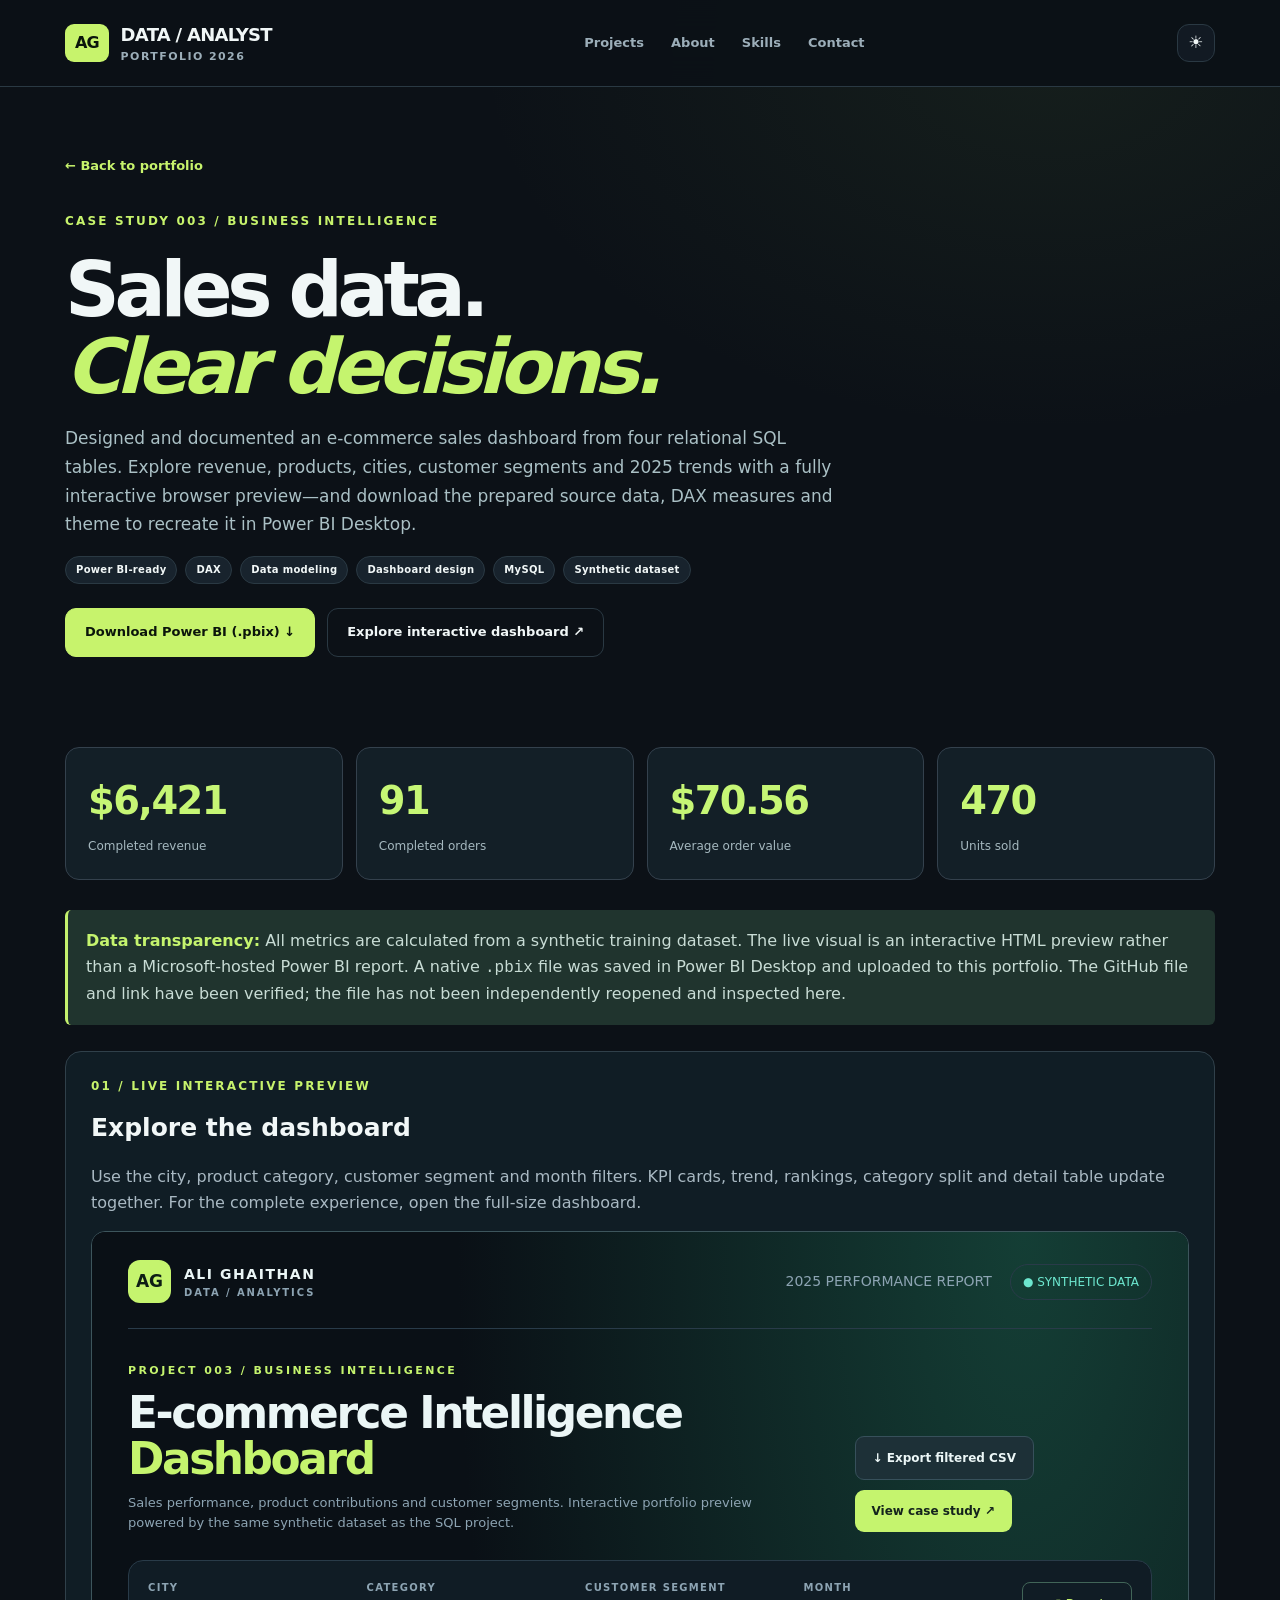
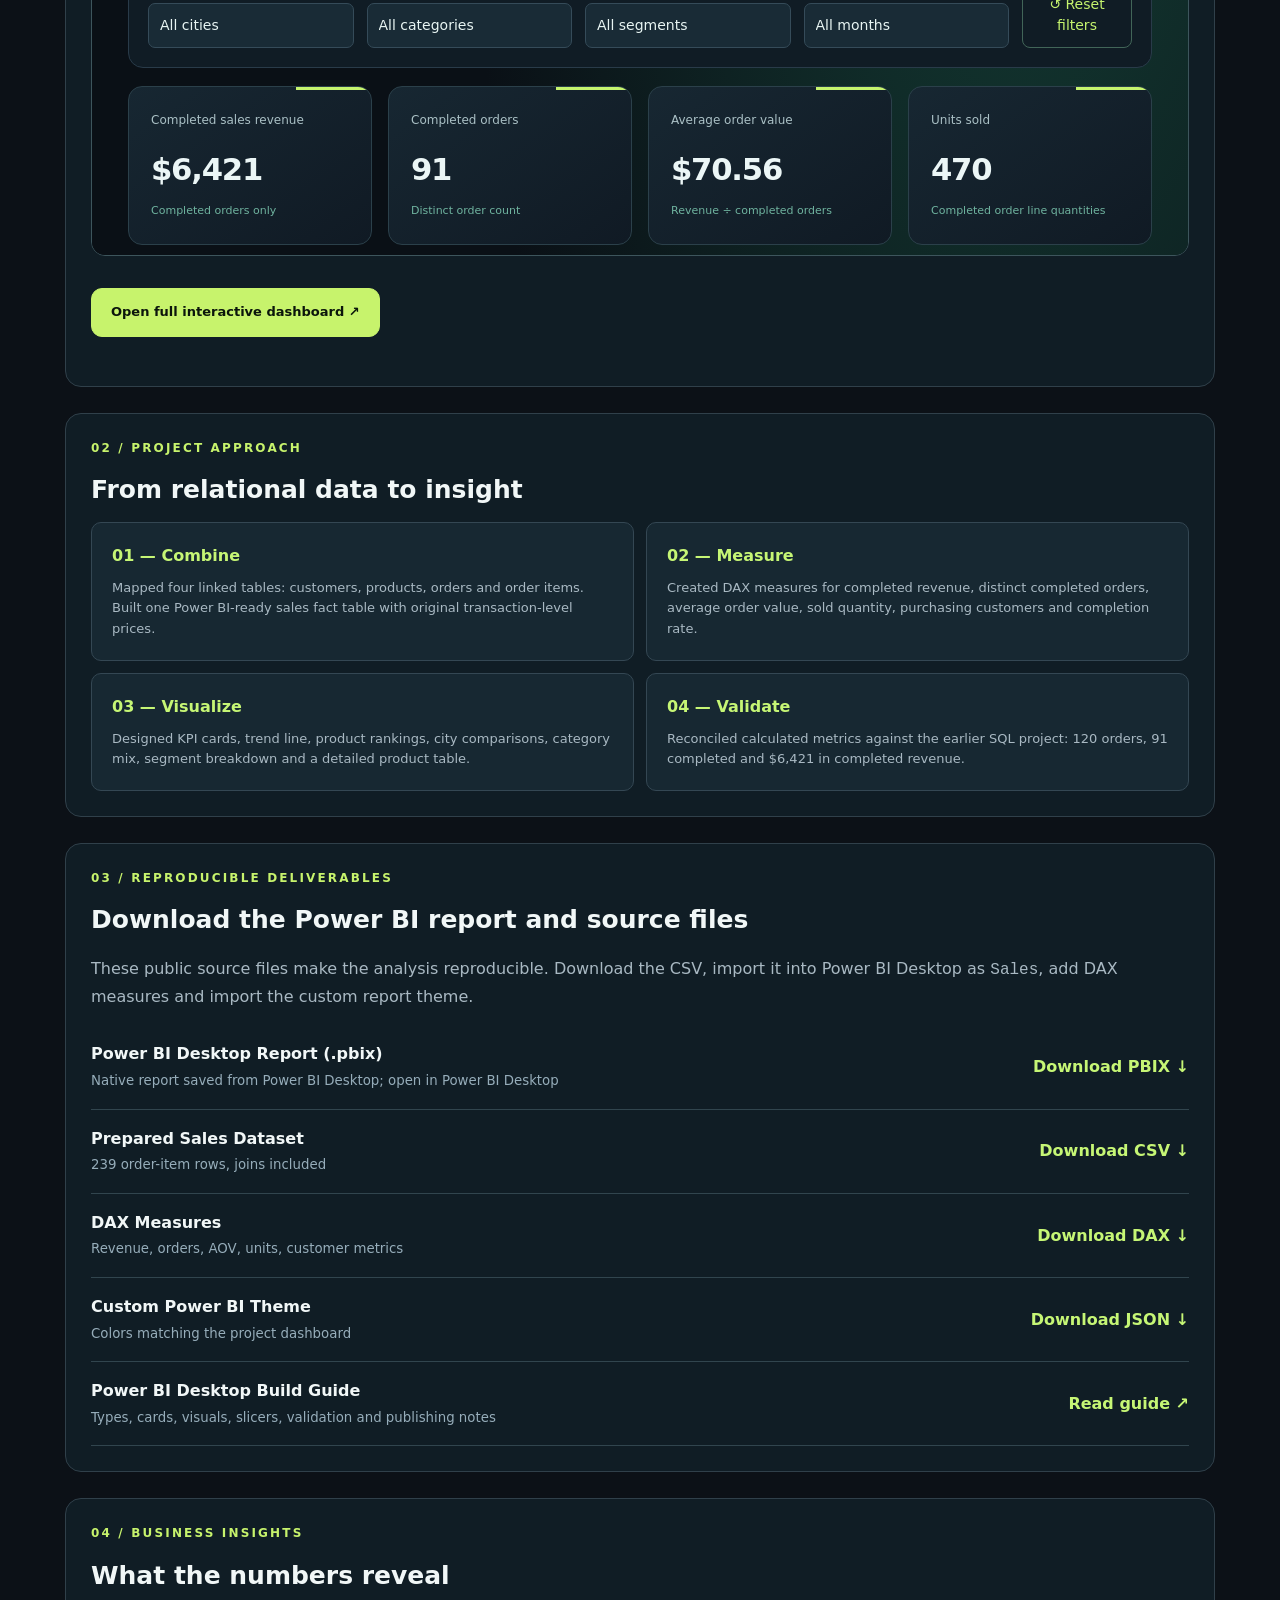
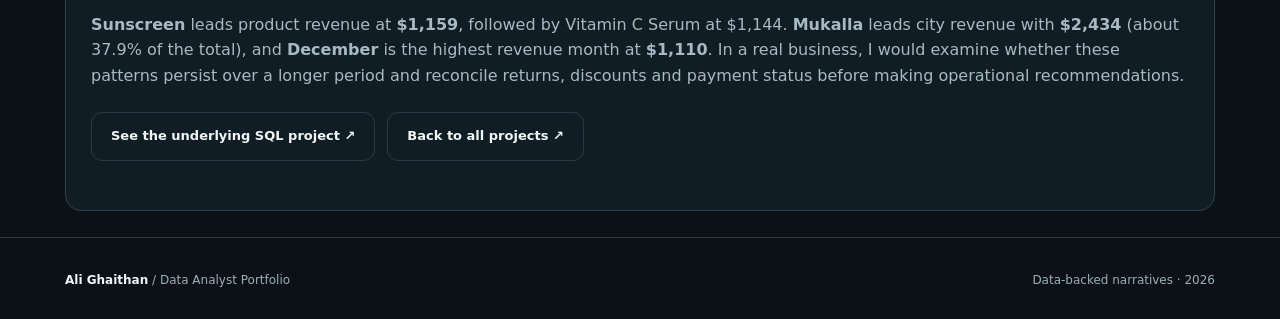
<file: projects/ecommerce-powerbi.html>
<!DOCTYPE html>
<html lang="en"><head>
<meta charset="UTF-8"><meta name="viewport" content="width=device-width,initial-scale=1">
<meta name="theme-color" content="#0c1117"><meta name="description" content="E-commerce Power BI portfolio project by Ali Ghaithan with a downloadable PBIX report, interactive browser preview, synthetic practice data, DAX and documentation.">
<title>E-commerce Business Intelligence | Ali Ghaithan</title>
<link rel="icon" href="../favicon.svg" type="image/svg+xml"><link rel="stylesheet" href="../assets/styles.css"><script defer src="../assets/profile.js"></script><script defer src="../assets/main.js"></script>
<style>
.pbi-hero{padding:65px 0 36px}.pbi-hero h1{font-size:clamp(40px,6vw,76px);line-height:1.02;letter-spacing:-.07em;margin:20px 0 18px}.pbi-hero>p{max-width:780px;color:#aac0c5;font-size:17px;line-height:1.7}.pbi-stats{display:grid;grid-template-columns:repeat(4,minmax(0,1fr));gap:13px;margin:30px 0}.pbi-stat{border:1px solid #34414d;border-radius:14px;background:#131f27;padding:22px}.pbi-stat b{font-size:clamp(26px,3vw,40px);display:block;letter-spacing:-.04em;color:#c6f675}.pbi-stat span{color:#a5b8bf;font-size:12px}.pbi-panel{border:1px solid #30404a;border-radius:16px;background:#101d25;padding:25px;margin:26px 0}.pbi-panel h2{font-size:25px;margin:0 0 12px}.pbi-panel p{color:#a9b9c3}.pbi-dashboard{width:100%;height:625px;border:1px solid #3d555c;border-radius:14px;background:#0b131b}.pbi-actions{display:flex;gap:12px;flex-wrap:wrap;margin:24px 0}.pbi-list{display:grid;grid-template-columns:repeat(2,minmax(0,1fr));gap:12px}.pbi-list div{background:#172832;padding:20px;border-radius:10px;border:1px solid #344753}.pbi-list span{display:block;font-weight:800;color:#c6f675;margin-bottom:9px}.pbi-list p{font-size:13px;margin:0;line-height:1.6}.pbi-download{display:flex;align-items:center;justify-content:space-between;gap:15px;border-bottom:1px solid #31454e;padding:16px 0}.pbi-download strong{display:block}.pbi-download small{color:#96adba}.pbi-download a{color:#c6f675;font-weight:700}.pbi-method{background:#20342e;border-left:3px solid #c4f16d;border-radius:6px;padding:18px;color:#c8dcd5}.pbi-method strong{color:#c5f46e}@media(max-width:750px){.pbi-stats,.pbi-list{grid-template-columns:repeat(2,1fr)}.pbi-stat{padding:14px}.pbi-hero{padding-top:40px}.pbi-dashboard{height:540px}.pbi-panel{padding:15px}}@media(max-width:470px){.pbi-list{grid-template-columns:1fr}.pbi-actions{display:block}.pbi-actions a{display:block;margin:8px 0}.pbi-stat b{font-size:26px}}
</style></head><body>
<a class="skip-link" href="#main">Skip to content</a><header class="site-header"><div class="container nav"><a href="../index.html" class="logo"><span class="logo-square" data-profile="initials">AG</span><span>DATA / ANALYST<small>PORTFOLIO 2026</small></span></a><nav class="nav-links" data-nav-links><a href="../index.html#work">Projects</a><a href="../index.html#about">About</a><a href="../index.html#skills">Skills</a><a href="../index.html#contact">Contact</a></nav><div class="nav-actions"><button type="button" data-theme-toggle class="icon-button" aria-label="Switch theme">☀</button><button class="icon-button mobile-menu" data-mobile-menu aria-expanded="false">☰</button></div></div></header>
<main id="main"><div class="container">
<section class="pbi-hero"><a href="../index.html#work" class="text-link">← Back to portfolio</a>
<div class="kicker" style="margin-top:34px">CASE STUDY 003 / BUSINESS INTELLIGENCE</div>
<h1>Sales data.<br><em style="color:#c5f46e">Clear decisions.</em></h1>
<p>Designed and documented an e-commerce sales dashboard from four relational SQL tables. Explore revenue, products, cities, customer segments and 2025 trends with a fully interactive browser preview—and download the prepared source data, DAX measures and theme to recreate it in Power BI Desktop.</p>
<div class="tags"><span>Power BI-ready</span><span>DAX</span><span>Data modeling</span><span>Dashboard design</span><span>MySQL</span><span>Synthetic dataset</span></div>
<div class="pbi-actions"><a class="btn" href="../downloads/Ali_Ghaithan_Ecommerce_Sales_Dashboard.pbix" download="Ali_Ghaithan_Ecommerce_Sales_Dashboard.pbix">Download Power BI (.pbix) ↓</a><a class="btn secondary" href="../dashboard/ecommerce-powerbi-preview.html" target="_blank" rel="noopener">Explore interactive dashboard ↗</a></div>
</section>
<div class="pbi-stats"><div class="pbi-stat"><b>$6,421</b><span>Completed revenue</span></div><div class="pbi-stat"><b>91</b><span>Completed orders</span></div><div class="pbi-stat"><b>$70.56</b><span>Average order value</span></div><div class="pbi-stat"><b>470</b><span>Units sold</span></div></div>
<div class="pbi-method"><strong>Data transparency:</strong> All metrics are calculated from a synthetic training dataset. The live visual is an interactive HTML preview rather than a Microsoft-hosted Power BI report. A native <code>.pbix</code> file was saved in Power BI Desktop and uploaded to this portfolio. The GitHub file and link have been verified; the file has not been independently reopened and inspected here.</div>
<section class="pbi-panel"><div class="kicker">01 / LIVE INTERACTIVE PREVIEW</div><h2>Explore the dashboard</h2><p>Use the city, product category, customer segment and month filters. KPI cards, trend, rankings, category split and detail table update together. For the complete experience, open the full-size dashboard.</p>
<iframe class="pbi-dashboard" loading="lazy" title="Interactive E-commerce business intelligence dashboard" src="../dashboard/ecommerce-powerbi-preview.html"></iframe>
<div class="pbi-actions"><a class="btn" href="../dashboard/ecommerce-powerbi-preview.html" target="_blank" rel="noopener">Open full interactive dashboard ↗</a></div>
</section>
<section class="pbi-panel"><div class="kicker">02 / PROJECT APPROACH</div><h2>From relational data to insight</h2>
<div class="pbi-list">
<div><span>01 — Combine</span><p>Mapped four linked tables: customers, products, orders and order items. Built one Power BI-ready sales fact table with original transaction-level prices.</p></div>
<div><span>02 — Measure</span><p>Created DAX measures for completed revenue, distinct completed orders, average order value, sold quantity, purchasing customers and completion rate.</p></div>
<div><span>03 — Visualize</span><p>Designed KPI cards, trend line, product rankings, city comparisons, category mix, segment breakdown and a detailed product table.</p></div>
<div><span>04 — Validate</span><p>Reconciled calculated metrics against the earlier SQL project: 120 orders, 91 completed and $6,421 in completed revenue.</p></div>
</div></section>
<section class="pbi-panel"><div class="kicker">03 / REPRODUCIBLE DELIVERABLES</div><h2>Download the Power BI report and source files</h2>
<p>These public source files make the analysis reproducible. Download the CSV, import it into Power BI Desktop as <code>Sales</code>, add DAX measures and import the custom report theme.</p>
<div class="pbi-download"><div><strong>Power BI Desktop Report (.pbix)</strong><small>Native report saved from Power BI Desktop; open in Power BI Desktop</small></div><a href="../downloads/Ali_Ghaithan_Ecommerce_Sales_Dashboard.pbix" download="Ali_Ghaithan_Ecommerce_Sales_Dashboard.pbix">Download PBIX ↓</a></div>
<div class="pbi-download"><div><strong>Prepared Sales Dataset</strong><small>239 order-item rows, joins included</small></div><a href="../powerbi/data/PowerBI_Ready_Sales.csv" download>Download CSV ↓</a></div>
<div class="pbi-download"><div><strong>DAX Measures</strong><small>Revenue, orders, AOV, units, customer metrics</small></div><a href="../powerbi/measures.dax" download>Download DAX ↓</a></div>
<div class="pbi-download"><div><strong>Custom Power BI Theme</strong><small>Colors matching the project dashboard</small></div><a href="../powerbi/theme.json" download>Download JSON ↓</a></div>
<div class="pbi-download"><div><strong>Power BI Desktop Build Guide</strong><small>Types, cards, visuals, slicers, validation and publishing notes</small></div><a href="../powerbi/PowerBI_Build_Guide.md" download>Read guide ↗</a></div>
</section>
<section class="pbi-panel"><div class="kicker">04 / BUSINESS INSIGHTS</div><h2>What the numbers reveal</h2>
<p><strong>Sunscreen</strong> leads product revenue at <strong>$1,159</strong>, followed by Vitamin C Serum at $1,144. <strong>Mukalla</strong> leads city revenue with <strong>$2,434</strong> (about 37.9% of the total), and <strong>December</strong> is the highest revenue month at <strong>$1,110</strong>. In a real business, I would examine whether these patterns persist over a longer period and reconcile returns, discounts and payment status before making operational recommendations.</p>
<div class="pbi-actions"><a class="btn secondary" href="ecommerce-sales-sql.html">See the underlying SQL project ↗</a><a class="btn secondary" href="../index.html#work">Back to all projects ↗</a></div>
</section></div></main>
<footer><div class="container footer-row"><span><b data-profile="name">Ali Ghaithan</b> / Data Analyst Portfolio</span><span>Data-backed narratives · <span data-year>2026</span></span></div></footer></body></html>
</file>
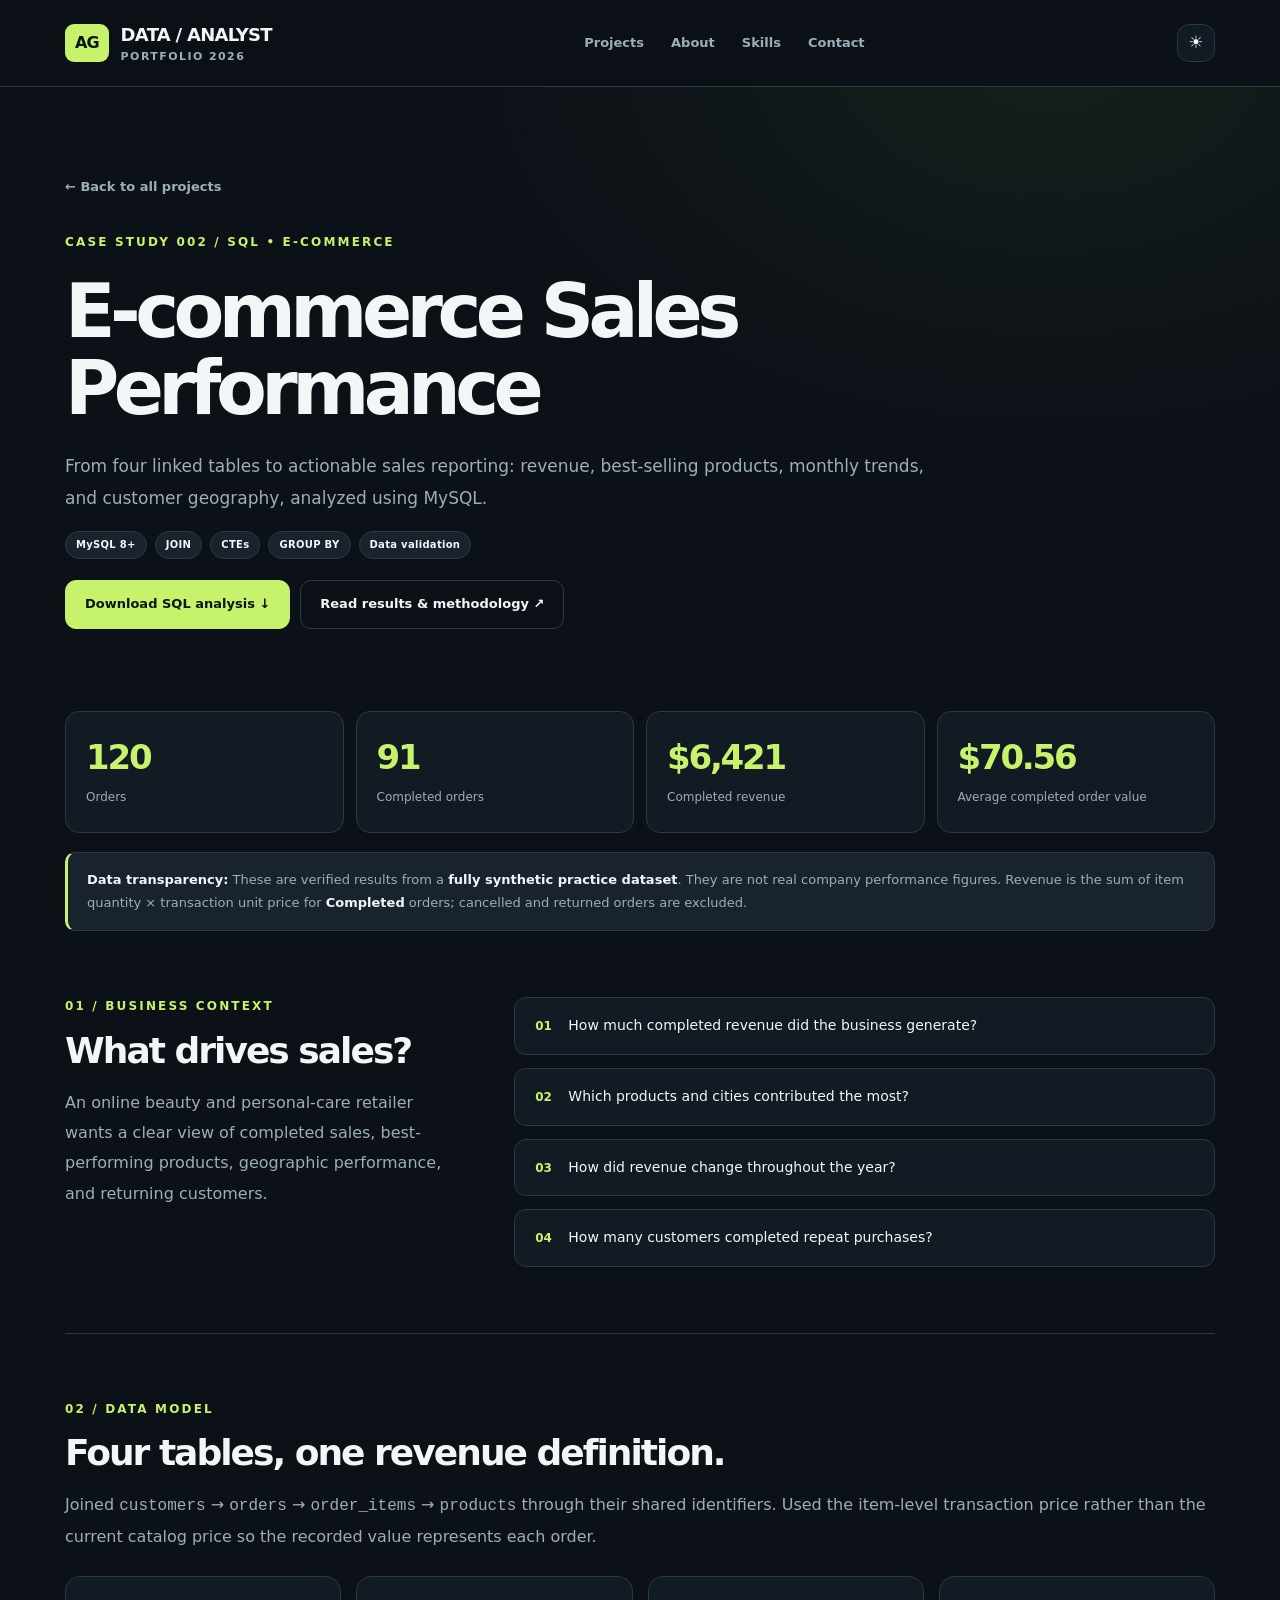
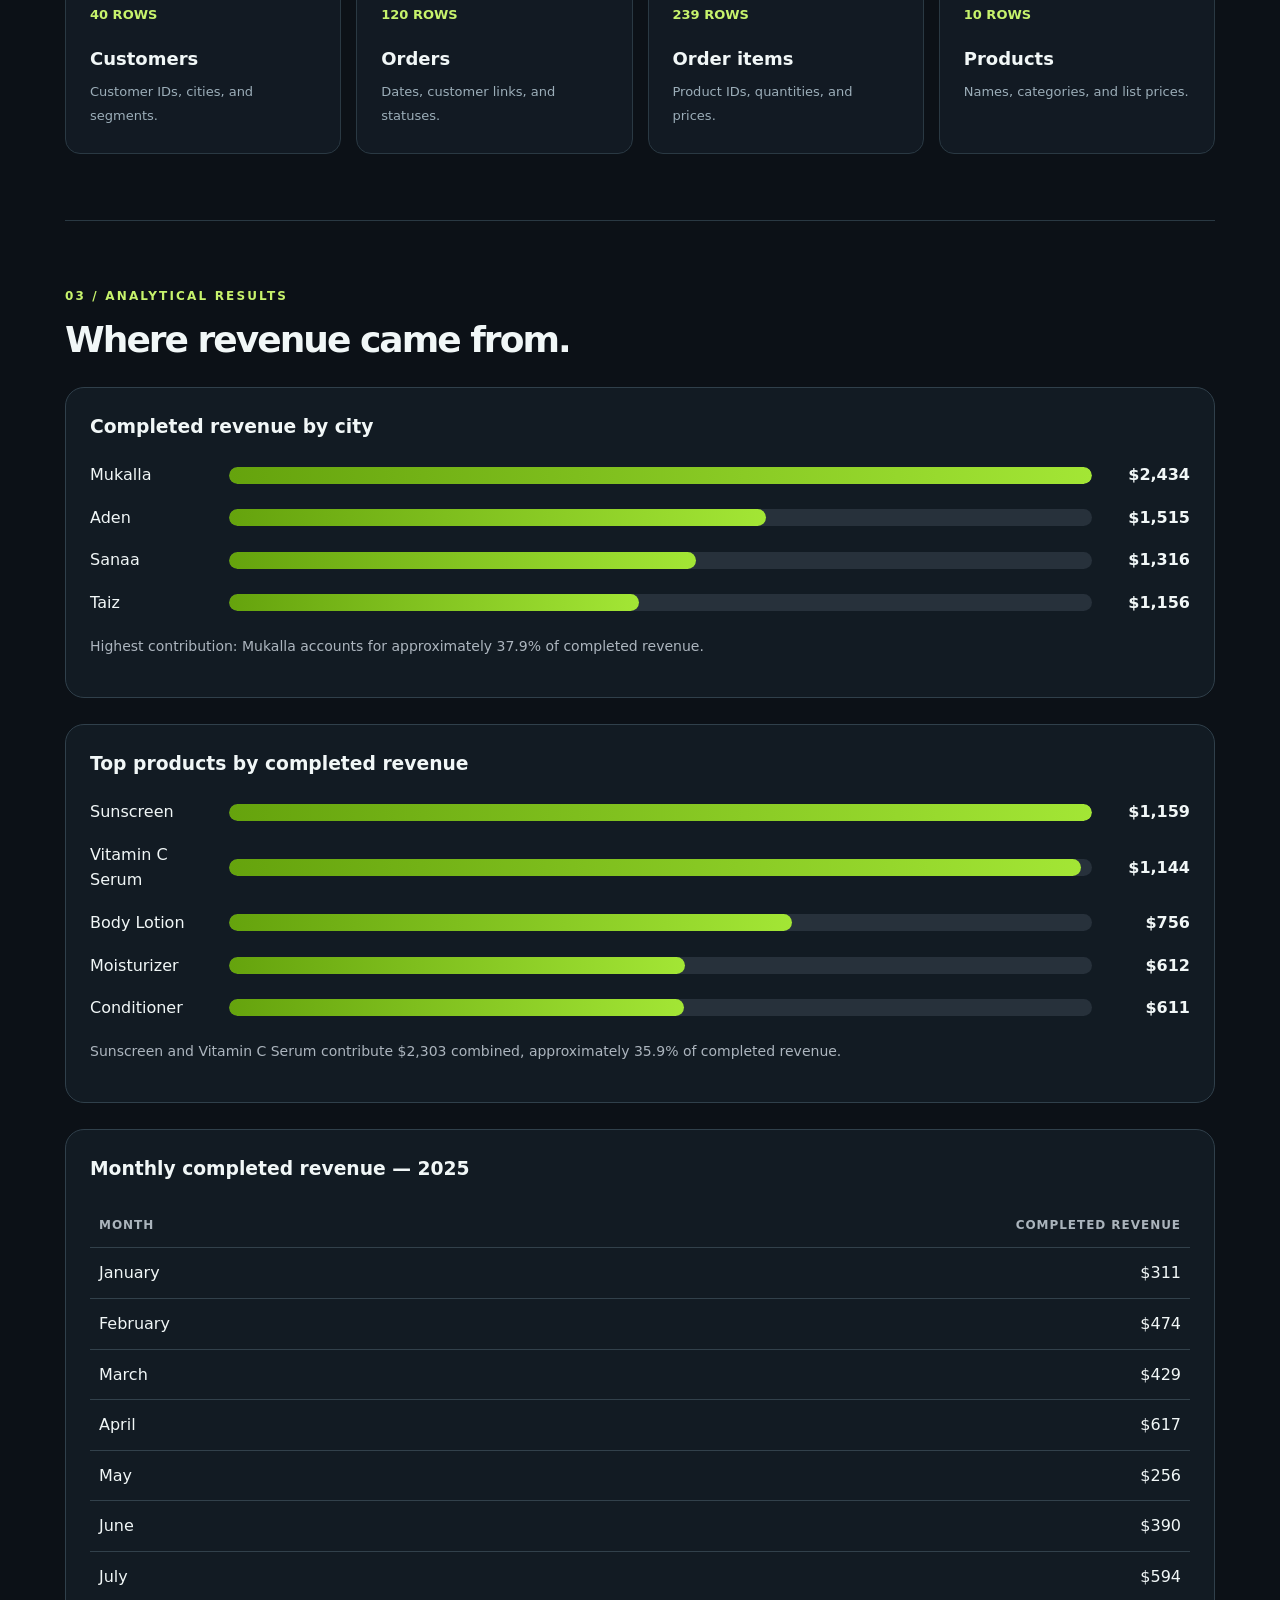
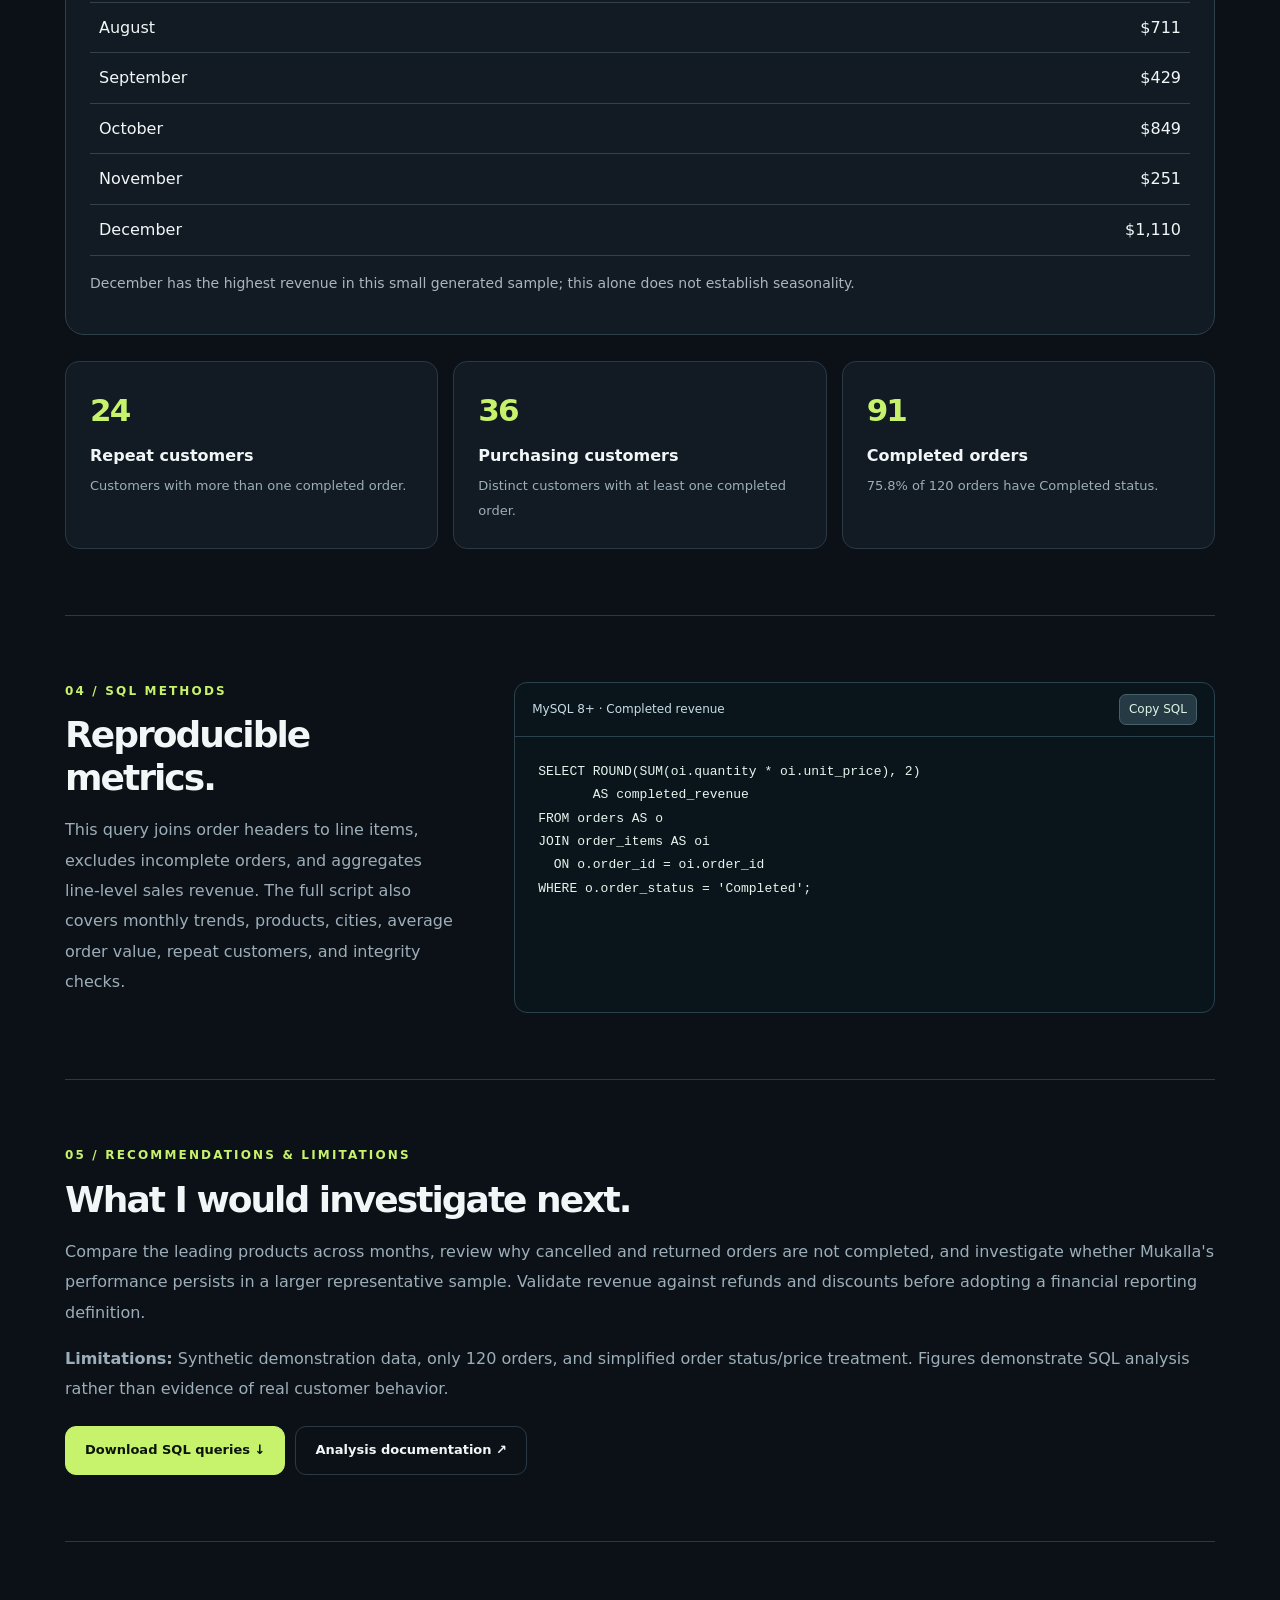
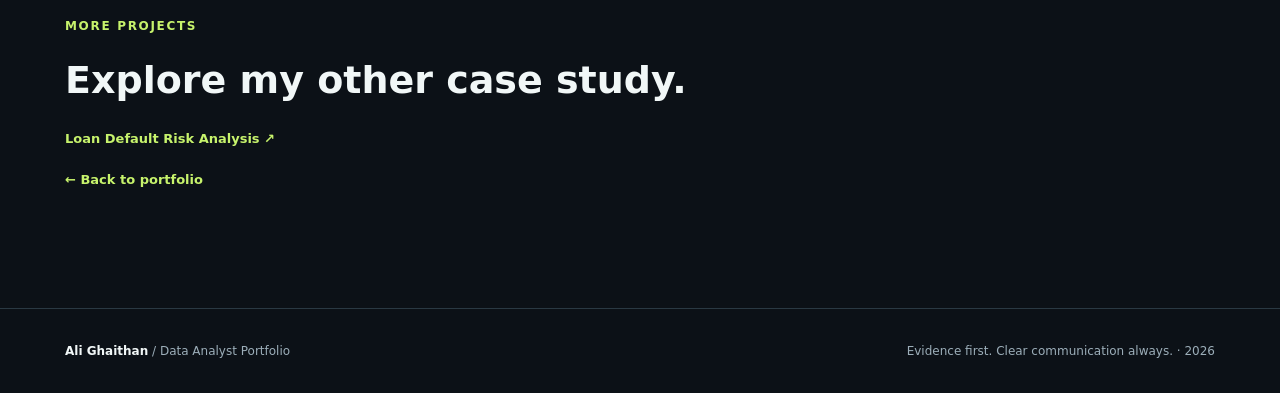
<file: projects/ecommerce-sales-sql.html>
<!DOCTYPE html>
<html lang="en">
<head>
<meta charset="UTF-8"><meta name="viewport" content="width=device-width, initial-scale=1">
<meta name="theme-color" content="#0c1117">
<meta name="description" content="Ali Ghaithan's SQL e-commerce sales analysis portfolio project, including reproducible queries and synthetic sample results.">
<title>E-commerce Sales Analysis | Ali Ghaithan</title>
<link rel="icon" href="../favicon.svg" type="image/svg+xml">
<link rel="stylesheet" href="../assets/styles.css">
<script defer src="../assets/profile.js"></script><script defer src="../assets/main.js"></script>
<style>
:root {--chart-green:#a3e635;--chart-muted:#27313b}
.sales-row{display:grid;grid-template-columns:125px 1fr 84px;gap:14px;align-items:center;margin:17px 0}
.sales-row .metric{font-size:14px;color:var(--muted,#a2aab5)}
.sales-track{background:var(--chart-muted);border-radius:10px;overflow:hidden;height:17px}
.sales-fill{height:100%;background:linear-gradient(90deg,#65a30d,var(--chart-green));border-radius:10px}
.sales-value{font-variant-numeric:tabular-nums;text-align:right;font-weight:700}
.sales-panel{background:#121b23;border:1px solid #30404b;border-radius:19px;padding:24px;margin:26px 0}
.sales-panel h3{margin:0 0 20px}
.sales-panel p{color:#acb5be;font-size:14px}
.sales-table{width:100%;border-collapse:collapse;margin-top:18px}
.sales-table th,.sales-table td{padding:12px 9px;border-bottom:1px solid #32414b;text-align:left}
.sales-table th{color:#aab4bc;font-size:12px;text-transform:uppercase;letter-spacing:.08em}
.sales-table td:last-child,.sales-table th:last-child{text-align:right}
@media(max-width:650px){.sales-row{grid-template-columns:90px 1fr 70px;gap:8px}.sales-panel{padding:16px}}
</style>
</head>
<body>
<a class="skip-link" href="#main">Skip to main content</a>
<header class="site-header"><div class="container nav">
<a class="logo" href="../index.html"><span class="logo-square" data-profile="initials">AG</span><span>DATA / ANALYST<small>PORTFOLIO 2026</small></span></a>
<nav class="nav-links" data-nav-links aria-label="Main navigation"><a href="../index.html#work">Projects</a><a href="../index.html#about">About</a><a href="../index.html#skills">Skills</a><a href="../index.html#contact">Contact</a></nav>
<div class="nav-actions"><button data-theme-toggle type="button" class="icon-button" aria-label="Switch theme">☀</button><button class="icon-button mobile-menu" data-mobile-menu aria-expanded="false" aria-label="Toggle navigation">☰</button></div>
</div></header>
<main id="main"><div class="container">
<div class="case-hero">
<a class="back-link" href="../index.html#work">← Back to all projects</a>
<div class="kicker" style="margin-top:34px">CASE STUDY 002 / SQL • E-COMMERCE</div>
<h1>E-commerce Sales Performance</h1>
<p>From four linked tables to actionable sales reporting: revenue, best-selling products, monthly trends, and customer geography, analyzed using MySQL.</p>
<div class="tags"><span>MySQL 8+</span><span>JOIN</span><span>CTEs</span><span>GROUP BY</span><span>Data validation</span></div>
<div class="case-actions"><a class="btn" href="../sql/ecommerce-sales-analysis.sql" download>Download SQL analysis ↓</a><a class="btn secondary" href="../results/ecommerce-summary.md" target="_blank" rel="noopener">Read results &amp; methodology ↗</a></div>
</div>
<div class="case-stats">
<div class="case-stat"><strong>120</strong><span>Orders</span></div>
<div class="case-stat"><strong>91</strong><span>Completed orders</span></div>
<div class="case-stat"><strong>$6,421</strong><span>Completed revenue</span></div>
<div class="case-stat"><strong>$70.56</strong><span>Average completed order value</span></div>
</div>
<div class="disclosure"><strong>Data transparency:</strong> These are verified results from a <strong>fully synthetic practice dataset</strong>. They are not real company performance figures. Revenue is the sum of item quantity × transaction unit price for <strong>Completed</strong> orders; cancelled and returned orders are excluded.</div>
<section class="case-section case-two">
<div><div class="kicker">01 / BUSINESS CONTEXT</div><h2>What drives sales?</h2><p>An online beauty and personal-care retailer wants a clear view of completed sales, best-performing products, geographic performance, and returning customers.</p></div>
<div><ol class="question-list">
<li><b>01</b> How much completed revenue did the business generate?</li>
<li><b>02</b> Which products and cities contributed the most?</li>
<li><b>03</b> How did revenue change throughout the year?</li>
<li><b>04</b> How many customers completed repeat purchases?</li>
</ol></div>
</section>
<section class="case-section">
<div class="kicker">02 / DATA MODEL</div><h2>Four tables, one revenue definition.</h2>
<p>Joined <code>customers</code> → <code>orders</code> → <code>order_items</code> → <code>products</code> through their shared identifiers. Used the item-level transaction price rather than the current catalog price so the recorded value represents each order.</p>
<div class="process-grid" style="margin-top:24px">
<div class="process"><span class="number">40 ROWS</span><h3>Customers</h3><p>Customer IDs, cities, and segments.</p></div>
<div class="process"><span class="number">120 ROWS</span><h3>Orders</h3><p>Dates, customer links, and statuses.</p></div>
<div class="process"><span class="number">239 ROWS</span><h3>Order items</h3><p>Product IDs, quantities, and prices.</p></div>
<div class="process"><span class="number">10 ROWS</span><h3>Products</h3><p>Names, categories, and list prices.</p></div>
</div>
</section>
<section class="case-section">
<div class="kicker">03 / ANALYTICAL RESULTS</div><h2>Where revenue came from.</h2>
<div class="sales-panel"><h3>Completed revenue by city</h3>
<div class="sales-row"><span>Mukalla</span><div class="sales-track"><div class="sales-fill" style="width:100%"></div></div><span class="sales-value">$2,434</span></div>
<div class="sales-row"><span>Aden</span><div class="sales-track"><div class="sales-fill" style="width:62.24%"></div></div><span class="sales-value">$1,515</span></div>
<div class="sales-row"><span>Sanaa</span><div class="sales-track"><div class="sales-fill" style="width:54.07%"></div></div><span class="sales-value">$1,316</span></div>
<div class="sales-row"><span>Taiz</span><div class="sales-track"><div class="sales-fill" style="width:47.49%"></div></div><span class="sales-value">$1,156</span></div>
<p>Highest contribution: Mukalla accounts for approximately 37.9% of completed revenue.</p></div>
<div class="sales-panel"><h3>Top products by completed revenue</h3>
<div class="sales-row"><span>Sunscreen</span><div class="sales-track"><div class="sales-fill" style="width:100%"></div></div><span class="sales-value">$1,159</span></div>
<div class="sales-row"><span>Vitamin C Serum</span><div class="sales-track"><div class="sales-fill" style="width:98.71%"></div></div><span class="sales-value">$1,144</span></div>
<div class="sales-row"><span>Body Lotion</span><div class="sales-track"><div class="sales-fill" style="width:65.23%"></div></div><span class="sales-value">$756</span></div>
<div class="sales-row"><span>Moisturizer</span><div class="sales-track"><div class="sales-fill" style="width:52.80%"></div></div><span class="sales-value">$612</span></div>
<div class="sales-row"><span>Conditioner</span><div class="sales-track"><div class="sales-fill" style="width:52.72%"></div></div><span class="sales-value">$611</span></div>
<p>Sunscreen and Vitamin C Serum contribute $2,303 combined, approximately 35.9% of completed revenue.</p></div>
<div class="sales-panel"><h3>Monthly completed revenue — 2025</h3>
<table class="sales-table"><thead><tr><th>Month</th><th>Completed revenue</th></tr></thead><tbody>
<tr><td>January</td><td>$311</td></tr><tr><td>February</td><td>$474</td></tr><tr><td>March</td><td>$429</td></tr><tr><td>April</td><td>$617</td></tr><tr><td>May</td><td>$256</td></tr><tr><td>June</td><td>$390</td></tr><tr><td>July</td><td>$594</td></tr><tr><td>August</td><td>$711</td></tr><tr><td>September</td><td>$429</td></tr><tr><td>October</td><td>$849</td></tr><tr><td>November</td><td>$251</td></tr><tr><td>December</td><td>$1,110</td></tr>
</tbody></table><p>December has the highest revenue in this small generated sample; this alone does not establish seasonality.</p></div>
<div class="findings-grid"><div class="finding"><b>24</b><h3>Repeat customers</h3><p>Customers with more than one completed order.</p></div><div class="finding"><b>36</b><h3>Purchasing customers</h3><p>Distinct customers with at least one completed order.</p></div><div class="finding"><b>91</b><h3>Completed orders</h3><p>75.8% of 120 orders have Completed status.</p></div></div>
</section>
<section class="case-section case-two"><div><div class="kicker">04 / SQL METHODS</div><h2>Reproducible metrics.</h2><p>This query joins order headers to line items, excludes incomplete orders, and aggregates line-level sales revenue. The full script also covers monthly trends, products, cities, average order value, repeat customers, and integrity checks.</p></div>
<div class="code-wrap"><div class="code-header"><span>MySQL 8+ · Completed revenue</span><button class="copy-btn" data-copy="sales-sql" type="button">Copy SQL</button></div><pre><code id="sales-sql">SELECT ROUND(SUM(oi.quantity * oi.unit_price), 2)
       AS completed_revenue
FROM orders AS o
JOIN order_items AS oi
  ON o.order_id = oi.order_id
WHERE o.order_status = 'Completed';</code></pre></div></section>
<section class="case-section"><div class="kicker">05 / RECOMMENDATIONS & LIMITATIONS</div><h2>What I would investigate next.</h2><p>Compare the leading products across months, review why cancelled and returned orders are not completed, and investigate whether Mukalla's performance persists in a larger representative sample. Validate revenue against refunds and discounts before adopting a financial reporting definition.</p><p><strong>Limitations:</strong> Synthetic demonstration data, only 120 orders, and simplified order status/price treatment. Figures demonstrate SQL analysis rather than evidence of real customer behavior.</p>
<div class="case-actions"><a href="../sql/ecommerce-sales-analysis.sql" download class="btn">Download SQL queries ↓</a><a href="../results/ecommerce-summary.md" class="btn secondary">Analysis documentation ↗</a></div>
</section>
<div class="case-footer"><div class="small-overline">MORE PROJECTS</div><h2 style="font-size:38px;margin:14px 0">Explore my other case study.</h2><a class="text-link" href="loan-default-risk.html">Loan Default Risk Analysis ↗</a><p><a class="text-link" href="../index.html#work">← Back to portfolio</a></p></div>
</div></main>
<footer><div class="container footer-row"><span><b data-profile="name">Ali Ghaithan</b> / Data Analyst Portfolio</span><span>Evidence first. Clear communication always. · <span data-year>2026</span></span></div></footer>
</body></html>
</file>
<file: assets/styles.css>
:root{--bg:#0c1117;--surface:#121a23;--surface-2:#18232d;--line:#2a3943;--text:#f1f7f7;--muted:#9caeb9;--accent:#c7f36c;--accent-2:#90cfb7;--dark:#101912;--shadow:0 24px 70px #01050848;color-scheme:dark;font-family:Inter,ui-sans-serif,system-ui,-apple-system,BlinkMacSystemFont,'Segoe UI',sans-serif}
:root[data-theme="light"]{--bg:#f8faf7;--surface:#fff;--surface-2:#eaf1ed;--line:#d6e0db;--text:#13212b;--muted:#526573;--accent:#5a8720;--accent-2:#317b71;--dark:#fff;--shadow:0 20px 60px #455e5b20;color-scheme:light}
*{box-sizing:border-box}html{scroll-behavior:smooth}body{margin:0;background:var(--bg);color:var(--text);font-size:16px;line-height:1.6}body:before{content:'';position:absolute;z-index:-1;top:0;left:0;right:0;height:720px;background:radial-gradient(ellipse 60% 70% at 82% 8%,#567c3f20,transparent 74%);pointer-events:none}a{color:inherit;text-decoration:none}button{font:inherit}img{display:block;max-width:100%}::selection{background:var(--accent);color:var(--bg)}.container{width:min(1150px,calc(100% - 64px));margin:auto}.sr-only{position:absolute;width:1px;height:1px;padding:0;margin:-1px;overflow:hidden;clip:rect(0,0,0,0);white-space:nowrap;border:0}.skip-link{position:absolute;left:18px;top:-100px;background:var(--accent);color:#111;padding:8px 12px;z-index:99}.skip-link:focus{top:10px}
header.site-header{height:87px;border-bottom:1px solid var(--line);position:sticky;top:0;z-index:40;background:color-mix(in srgb,var(--bg) 91%,transparent);backdrop-filter:blur(16px)}.nav{height:100%;display:flex;justify-content:space-between;align-items:center;gap:20px}.logo{display:flex;align-items:center;gap:12px;font-weight:800;letter-spacing:-.04em;font-size:18px}.logo-square{background:var(--accent);color:#0b150b;padding:6px 10px;border-radius:9px;font-size:16px;letter-spacing:-.06em}.logo small{font-size:11px;color:var(--muted);font-weight:600;letter-spacing:.13em;display:block;margin-top:-2px}.nav-links{display:flex;align-items:center;gap:27px}.nav-links a{font-size:13px;font-weight:700;color:var(--muted)}.nav-links a:hover,.nav-links a.active{color:var(--text)}.nav-actions{display:flex;align-items:center;gap:10px}.icon-button{height:38px;min-width:38px;border:1px solid var(--line);background:var(--surface);color:var(--text);border-radius:12px;cursor:pointer;font-size:17px}.icon-button:hover{border-color:var(--accent)}.mobile-menu{display:none}
.hero{padding:97px 0 91px;display:grid;grid-template-columns:1.07fr .93fr;gap:70px;align-items:center}.eyebrow{display:flex;align-items:center;gap:11px;font-size:11px;color:var(--accent);font-weight:800;letter-spacing:.19em;text-transform:uppercase}.eyebrow:before{content:'';height:1px;background:var(--accent);width:25px}.hero h1{font-size:clamp(44px,5vw,75px);line-height:1.08;letter-spacing:-.075em;margin:26px 0 24px;font-weight:800}.hero h1 em{color:var(--accent);font-style:normal}.hero p{max-width:540px;color:var(--muted);font-size:17px;line-height:1.85}.hero-person{font-size:13px;letter-spacing:.04em;color:var(--muted);font-weight:700}.hero-person strong{color:var(--text)}.hero-cta{display:flex;gap:12px;flex-wrap:wrap;margin-top:32px}.btn{display:inline-flex;justify-content:center;align-items:center;gap:9px;background:var(--accent);color:#0b150b;border:1px solid var(--accent);border-radius:11px;padding:13px 19px;font-size:13px;font-weight:800;min-height:46px;transition:transform .2s ease,background .2s ease}.btn:hover{transform:translateY(-2px)}.btn.secondary{background:transparent;color:var(--text);border-color:var(--line)}.btn.secondary:hover{border-color:var(--accent)}.btn.small{padding:10px 14px;min-height:38px}.arrow{font-size:17px}.hero-graphic{position:relative}.dashboard-ui{border:1px solid #364853;background:#141f29;border-radius:17px;box-shadow:var(--shadow);padding:20px 22px 23px;transform:rotate(1.5deg);position:relative;overflow:hidden}.dashboard-ui:before{position:absolute;inset:0;content:'';background:radial-gradient(circle at 100% 0%,#cefc7526,transparent 42%);pointer-events:none}.dash-top{display:flex;align-items:center;justify-content:space-between;font-size:10px;font-weight:700;letter-spacing:.11em;color:#8a9eaa}.dash-icon{display:flex;gap:5px}.dash-icon i{display:block;width:6px;height:6px;border-radius:50%;background:#496271}.dash-icon i:first-child{background:#c7f36c}.dash-title{font-size:21px;letter-spacing:-.035em;line-height:1.15;color:#ecf5f5;margin:31px 0 12px;font-weight:800}.dash-sub{font-size:11px;color:#94a9b5;margin:0 0 22px}.dash-stats{display:grid;grid-template-columns:repeat(3,1fr);gap:9px;margin-bottom:27px}.dash-stat{background:#20303b;border:1px solid #354652;border-radius:9px;padding:11px 10px}.dash-stat span{display:block;color:#91a7b4;font-size:10px}.dash-stat strong{display:block;font-size:21px;color:#fff;line-height:1.5}.dash-stat strong.highlight{color:#c7f36c}.dash-plot-head{display:flex;justify-content:space-between;align-items:center;color:#d9e4e7;font-size:11px;font-weight:700;margin-bottom:12px}.fake-chart{display:grid;grid-template-columns:repeat(5,1fr);align-items:end;gap:13px;height:162px;padding:16px 8px 5px;border-bottom:1px solid #41555e;background:repeating-linear-gradient(to top,transparent,transparent 35px,#283a4522 36px,#283a4522 37px)}.chart-col{height:100%;display:flex;flex-direction:column;align-items:center;justify-content:end;gap:6px;color:#9fb1bd;font-size:10px}.chart-col strong{font-size:10px;color:#e2eeee}.chart-col b{width:70%;min-width:25px;max-width:49px;border-radius:5px 5px 0 0;background:linear-gradient(0deg,#679c77,#c7f36c);display:block}.dash-footnote{margin:16px 0 0;color:#8297a4;font-size:9px;letter-spacing:.02em}.float-note{position:absolute;right:-22px;bottom:-30px;padding:14px 18px;border:1px solid #586d5b;background:#23382d;color:#e5f2df;border-radius:12px;font-size:12px;font-weight:700;box-shadow:var(--shadow);transform:rotate(-3deg)}.float-note b{color:#c7f36c}
.tech-row{padding:24px 0 30px;border-block:1px solid var(--line);display:flex;align-items:center;justify-content:space-between;gap:12px;flex-wrap:wrap}.tech-row p{font-size:11px;text-transform:uppercase;letter-spacing:.17em;font-weight:800;color:var(--muted);margin-right:18px}.tech-pill{font-size:13px;color:var(--text);font-weight:750;display:flex;align-items:center;gap:9px}.tech-pill:before{content:'';width:6px;height:6px;background:var(--accent-2);border-radius:2px}
section.section{padding:101px 0}section.section.compact{padding:68px 0}.section-header{display:flex;align-items:end;justify-content:space-between;gap:20px;margin-bottom:34px}.kicker{font-size:12px;color:var(--accent);font-weight:800;letter-spacing:.18em;text-transform:uppercase;margin:0 0 12px}.section h2{font-size:clamp(31px,3.5vw,46px);line-height:1.2;letter-spacing:-.06em;margin:0}.section-lede{color:var(--muted);max-width:590px;font-size:15px;line-height:1.9}.text-link{color:var(--accent);font-size:13px;font-weight:800}.text-link:hover{text-decoration:underline}
.project-feature{display:grid;grid-template-columns:1.1fr .9fr;gap:0;overflow:hidden;background:var(--surface);border:1px solid var(--line);border-radius:20px}.project-image{background:#15222a;display:flex;justify-content:center;align-items:center;padding:35px;position:relative;min-height:370px}.project-image img{border-radius:10px;box-shadow:0 16px 45px #09111690;width:100%;height:290px;object-fit:contain;background:#fff}.data-tag{position:absolute;top:19px;left:19px;border-radius:50px;background:#264236;color:#e1ffc6;border:1px solid #487051;padding:6px 12px;font-weight:800;letter-spacing:.08em;font-size:9px}.project-info{padding:43px 45px;display:flex;flex-direction:column;justify-content:center}.project-num{color:var(--accent);letter-spacing:.14em;font-weight:800;font-size:11px}.project-info h3{font-size:33px;letter-spacing:-.055em;line-height:1.2;margin:14px 0}.project-info p{color:var(--muted);line-height:1.8;font-size:14px;margin-bottom:22px}.tags{display:flex;flex-wrap:wrap;gap:8px}.tags span{font-size:10px;letter-spacing:.03em;color:var(--text);border:1px solid var(--line);background:var(--surface-2);border-radius:50px;padding:5px 10px;font-weight:700}.project-cta{display:flex;gap:10px;flex-wrap:wrap;margin-top:32px}.note{font-size:12px;color:var(--muted);margin-top:15px}.bottom-two{margin-top:19px;display:grid;grid-template-columns:1fr 1fr;gap:19px}.preview-card{border:1px solid var(--line);border-radius:17px;background:var(--surface);padding:25px;opacity:.86}.preview-card .preview-top{display:flex;justify-content:space-between;align-items:center;font-size:10px;letter-spacing:.12em;color:var(--muted);font-weight:800}.preview-card h3{margin:21px 0 8px;font-size:20px;letter-spacing:-.04em}.preview-card p{color:var(--muted);font-size:13px;margin:0}.status{color:var(--accent);background:var(--surface-2);border:1px solid var(--line);padding:4px 9px;border-radius:7px}
.about-grid{display:grid;grid-template-columns:.75fr 1.25fr;gap:80px}.about-text p{color:var(--muted);font-size:16px;line-height:1.95;margin:0 0 19px}.skills-grid{display:grid;grid-template-columns:repeat(2,minmax(0,1fr));gap:13px}.skill{padding:26px 25px;border:1px solid var(--line);background:var(--surface);border-radius:14px}.skill .index{color:var(--accent);font-size:12px;font-weight:800}.skill h3{font-size:21px;margin:9px 0 5px;letter-spacing:-.035em}.skill p{color:var(--muted);font-size:13px;line-height:1.7;margin:0}
.process-grid{display:grid;grid-template-columns:repeat(4,1fr);gap:15px}.process{background:var(--surface);border:1px solid var(--line);border-radius:15px;padding:24px}.process .number{font-size:13px;color:var(--accent);font-weight:800}.process h3{font-size:18px;margin:18px 0 6px}.process p{font-size:13px;color:var(--muted);line-height:1.7;margin:0}
.contact-box{border-radius:19px;border:1px solid var(--line);padding:53px;background:radial-gradient(circle at 90% 0%,#96da7e14,transparent 42%),var(--surface);display:grid;grid-template-columns:1fr auto;gap:30px;align-items:center}.contact-box h2{font-size:39px;margin:0 0 12px;letter-spacing:-.06em}.contact-box p{color:var(--muted);margin:0}.contact-links{display:flex;gap:10px;flex-wrap:wrap}.profile-hint{color:var(--muted);font-size:12px;margin-top:12px}footer{border-top:1px solid var(--line);padding:33px 0;color:var(--muted);font-size:12px}.footer-row{display:flex;justify-content:space-between;align-items:center;gap:15px}.footer-row b{color:var(--text)}
/* Case study */
.case-hero{padding:86px 0 58px;max-width:860px}.back-link{color:var(--muted);font-size:13px;font-weight:700}.back-link:hover{color:var(--accent)}.case-hero h1{font-size:clamp(44px,6vw,74px);line-height:1.05;letter-spacing:-.075em;margin:21px 0 23px}.case-hero p{font-size:17px;color:var(--muted);line-height:1.85}.case-stats{display:grid;grid-template-columns:repeat(4,1fr);gap:12px;margin:24px 0 19px}.case-stat{background:var(--surface);border:1px solid var(--line);border-radius:14px;padding:25px 20px}.case-stat strong{font-size:34px;font-weight:800;letter-spacing:-.065em;display:block;line-height:1.2;color:var(--accent)}.case-stat span{display:block;color:var(--muted);font-size:12px;margin-top:10px}.disclosure{padding:16px 19px;background:var(--surface-2);border:1px solid var(--line);border-left:3px solid var(--accent);border-radius:10px;font-size:13px;color:var(--muted);line-height:1.75}.disclosure strong{color:var(--text)}.case-section{padding:66px 0;border-bottom:1px solid var(--line)}.case-section h2{font-size:36px;letter-spacing:-.055em;line-height:1.2;margin:0 0 16px}.case-section p{color:var(--muted);line-height:1.9}.case-two{display:grid;grid-template-columns:.72fr 1.28fr;gap:55px}.question-list{margin:0;padding:0;list-style:none;display:grid;gap:13px}.question-list li{background:var(--surface);border:1px solid var(--line);padding:17px 20px;border-radius:12px;font-size:14px;line-height:1.55}.question-list b{color:var(--accent);margin-right:12px;font-size:12px}.image-grid{display:grid;grid-template-columns:repeat(2,1fr);gap:17px;margin-top:24px}.chart-card{padding:18px;background:var(--surface);border:1px solid var(--line);border-radius:15px}.chart-card img{width:100%;aspect-ratio:1.6;object-fit:contain;background:#fff;border-radius:8px}.chart-card h3{margin:14px 0 4px;font-size:17px}.chart-card p{font-size:13px;margin:0}.findings-grid{display:grid;grid-template-columns:repeat(3,1fr);gap:15px;margin-top:26px}.finding{background:var(--surface);border:1px solid var(--line);border-radius:14px;padding:24px}.finding b{font-size:31px;color:var(--accent);letter-spacing:-.06em;display:block}.finding h3{font-size:16px;line-height:1.4;margin:9px 0 7px}.finding p{font-size:13px;margin:0}.code-wrap{overflow:hidden;background:#0a151b;border:1px solid #29424c;border-radius:13px}.code-header{padding:11px 17px;border-bottom:1px solid #29424c;color:#c8dde5;display:flex;align-items:center;justify-content:space-between;font-size:12px}.copy-btn{background:#253a44;color:#daf6e3;border:1px solid #47616a;border-radius:7px;padding:5px 9px;cursor:pointer}.code-wrap pre{margin:0;padding:23px;overflow:auto;color:#e4f5ed;font-size:13px;line-height:1.8}.case-actions{display:flex;gap:10px;flex-wrap:wrap;margin-top:21px}.source-links{display:flex;flex-wrap:wrap;gap:15px}.case-footer{padding:75px 0 100px}.small-overline{font-size:12px;letter-spacing:.14em;color:var(--accent);font-weight:800;text-transform:uppercase}
@media(max-width:900px){.hero{grid-template-columns:1fr;gap:45px;padding-top:65px}.hero h1{max-width:670px}.hero-graphic{max-width:600px}.float-note{right:-8px}.project-feature{grid-template-columns:1fr}.project-image{min-height:300px}.about-grid,.case-two{grid-template-columns:1fr;gap:25px}.process-grid{grid-template-columns:repeat(2,1fr)}.contact-box{grid-template-columns:1fr}.case-hero{padding-top:60px}.case-stats{grid-template-columns:repeat(2,1fr)}}
@media(max-width:620px){.container{width:min(100% - 32px,1150px)}header.site-header{height:72px}.nav-links{display:none;position:absolute;left:16px;right:16px;top:76px;flex-direction:column;align-items:stretch;background:var(--surface);border:1px solid var(--line);border-radius:15px;padding:16px 22px;box-shadow:var(--shadow)}.nav-links.is-open{display:flex}.mobile-menu{display:block}.hero{padding:48px 0 60px}.hero h1{font-size:48px}.hero p{font-size:15px}.dashboard-ui{transform:none;padding:15px}.dash-stats{gap:5px}.dash-stat{padding:8px 5px}.dash-stat strong{font-size:18px}.float-note{position:static;display:inline-block;margin-top:10px;transform:none}.tech-row{gap:15px 19px}.tech-row p{width:100%;margin:0}.section-header{display:block}.section-header .text-link{display:inline-block;margin-top:18px}section.section{padding:68px 0}.project-info{padding:27px}.project-image{padding:19px;min-height:255px}.project-image img{height:220px}.project-info h3{font-size:27px}.bottom-two,.skills-grid,.process-grid,.image-grid,.findings-grid,.case-stats{grid-template-columns:1fr}.case-stats{gap:8px}.case-stat{padding:16px 19px}.case-stat strong{font-size:30px}.contact-box{padding:28px}.contact-box h2{font-size:31px}.case-hero h1{font-size:45px}.case-hero p{font-size:15px}.case-section h2{font-size:30px}.footer-row{flex-direction:column;align-items:start}.chart-card img{aspect-ratio:1.4}}
@media(prefers-reduced-motion:reduce){html{scroll-behavior:auto}*,*::before,*::after{transition:none!important}}

/* Project previews, services and trust signals */
.hero-proof{display:flex;flex-wrap:wrap;gap:12px;margin-top:32px}.hero-proof span{font-size:11px;border:1px solid var(--line);border-radius:9px;padding:9px 12px;color:var(--muted);background:var(--surface)}.hero-proof strong{color:var(--accent);font-size:16px;margin-right:5px}.preview-card{opacity:1;transition:transform .2s ease,border-color .2s ease;overflow:hidden}.preview-card:hover{transform:translateY(-3px);border-color:var(--accent-2)}.project-visual{display:block;position:relative;margin:-25px -25px 23px;padding:23px 24px 16px;min-height:225px;overflow:hidden;border-bottom:1px solid var(--line);color:#d6fcab;background:radial-gradient(circle at 92% 4%,#48886b55,transparent 58%),#0c1c24}.project-visual:hover{color:#e9ffbb}.visual-bi{background:radial-gradient(circle at 90% 5%,#536e3355,transparent 55%),#10232a}.visual-overline,.visual-bottom{font-size:10px;letter-spacing:.14em;font-weight:800;color:#a8c0b9}.visual-bottom{position:relative;z-index:2}.visual-numbers{display:flex;gap:35px;margin:20px 0 13px}.visual-numbers span{display:flex;flex-direction:column}.visual-numbers small{font-size:10px;color:#b0c5bf}.visual-numbers strong{font-size:clamp(22px,3vw,32px);letter-spacing:-.04em;line-height:1.3;color:#c7f36c}.visual-bars{height:62px;display:flex;align-items:end;gap:9px;margin:0 0 11px}.visual-bars i{display:block;flex:1;background:linear-gradient(0deg,#458d8a,#b0f078);border-radius:4px 4px 0 0;min-width:8px}.visual-spark{height:72px;color:#b7f178;margin-bottom:8px}.visual-spark svg{display:block;width:100%;height:100%}.service-grid{display:grid;grid-template-columns:repeat(2,minmax(0,1fr));gap:16px}.service-card{border:1px solid var(--line);border-radius:17px;background:var(--surface);padding:27px;transition:border-color .2s ease,transform .2s ease}.service-card:hover{border-color:var(--accent-2);transform:translateY(-2px)}.service-symbol{font-size:11px;letter-spacing:.16em;font-weight:800;color:var(--accent)}.service-card h3{font-size:21px;letter-spacing:-.04em;margin:15px 0 9px}.service-card p{color:var(--muted);font-size:14px;line-height:1.8}.service-deliverable{font-size:12px;color:var(--accent-2);font-weight:700;padding-top:15px;border-top:1px solid var(--line)}.services-note{font-size:12px;color:var(--muted);margin-top:18px}@media(max-width:650px){.service-grid{grid-template-columns:1fr}.hero-proof{margin-top:22px}.project-visual{min-height:205px}}
</file>
